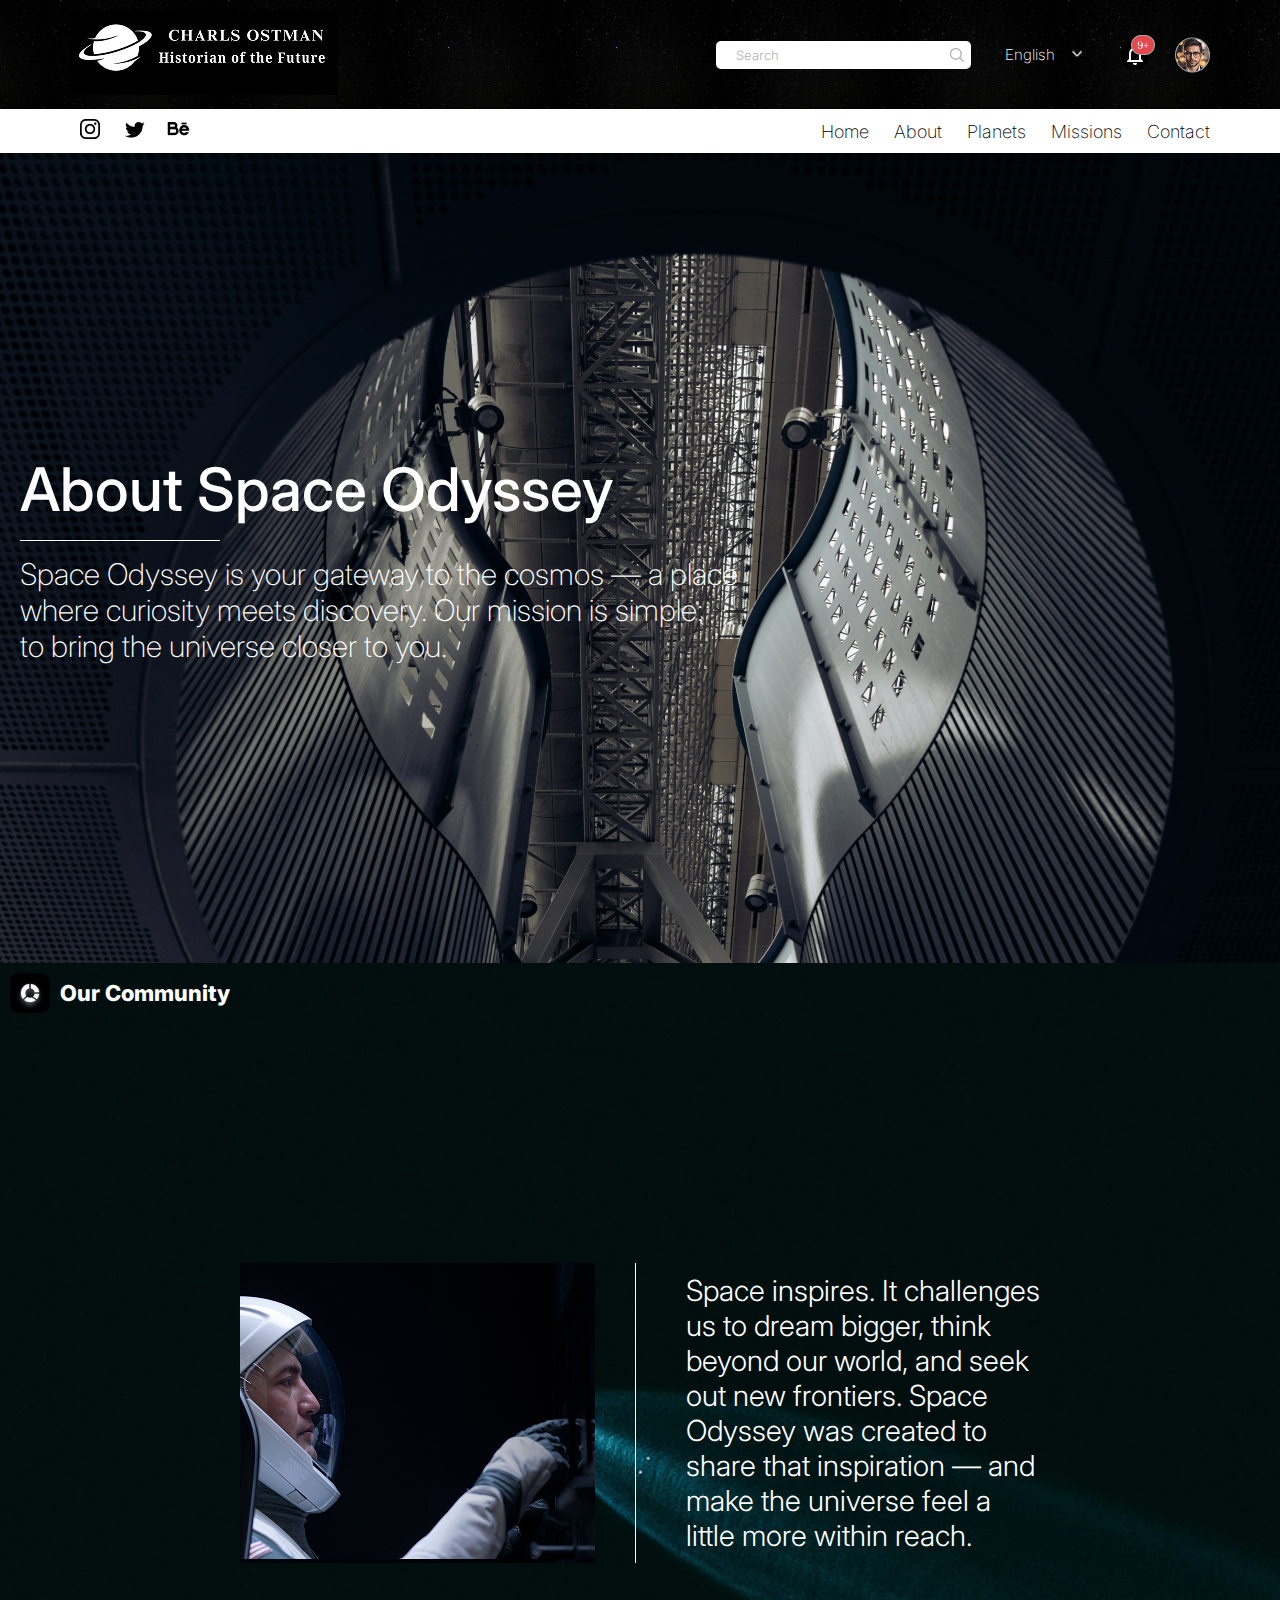
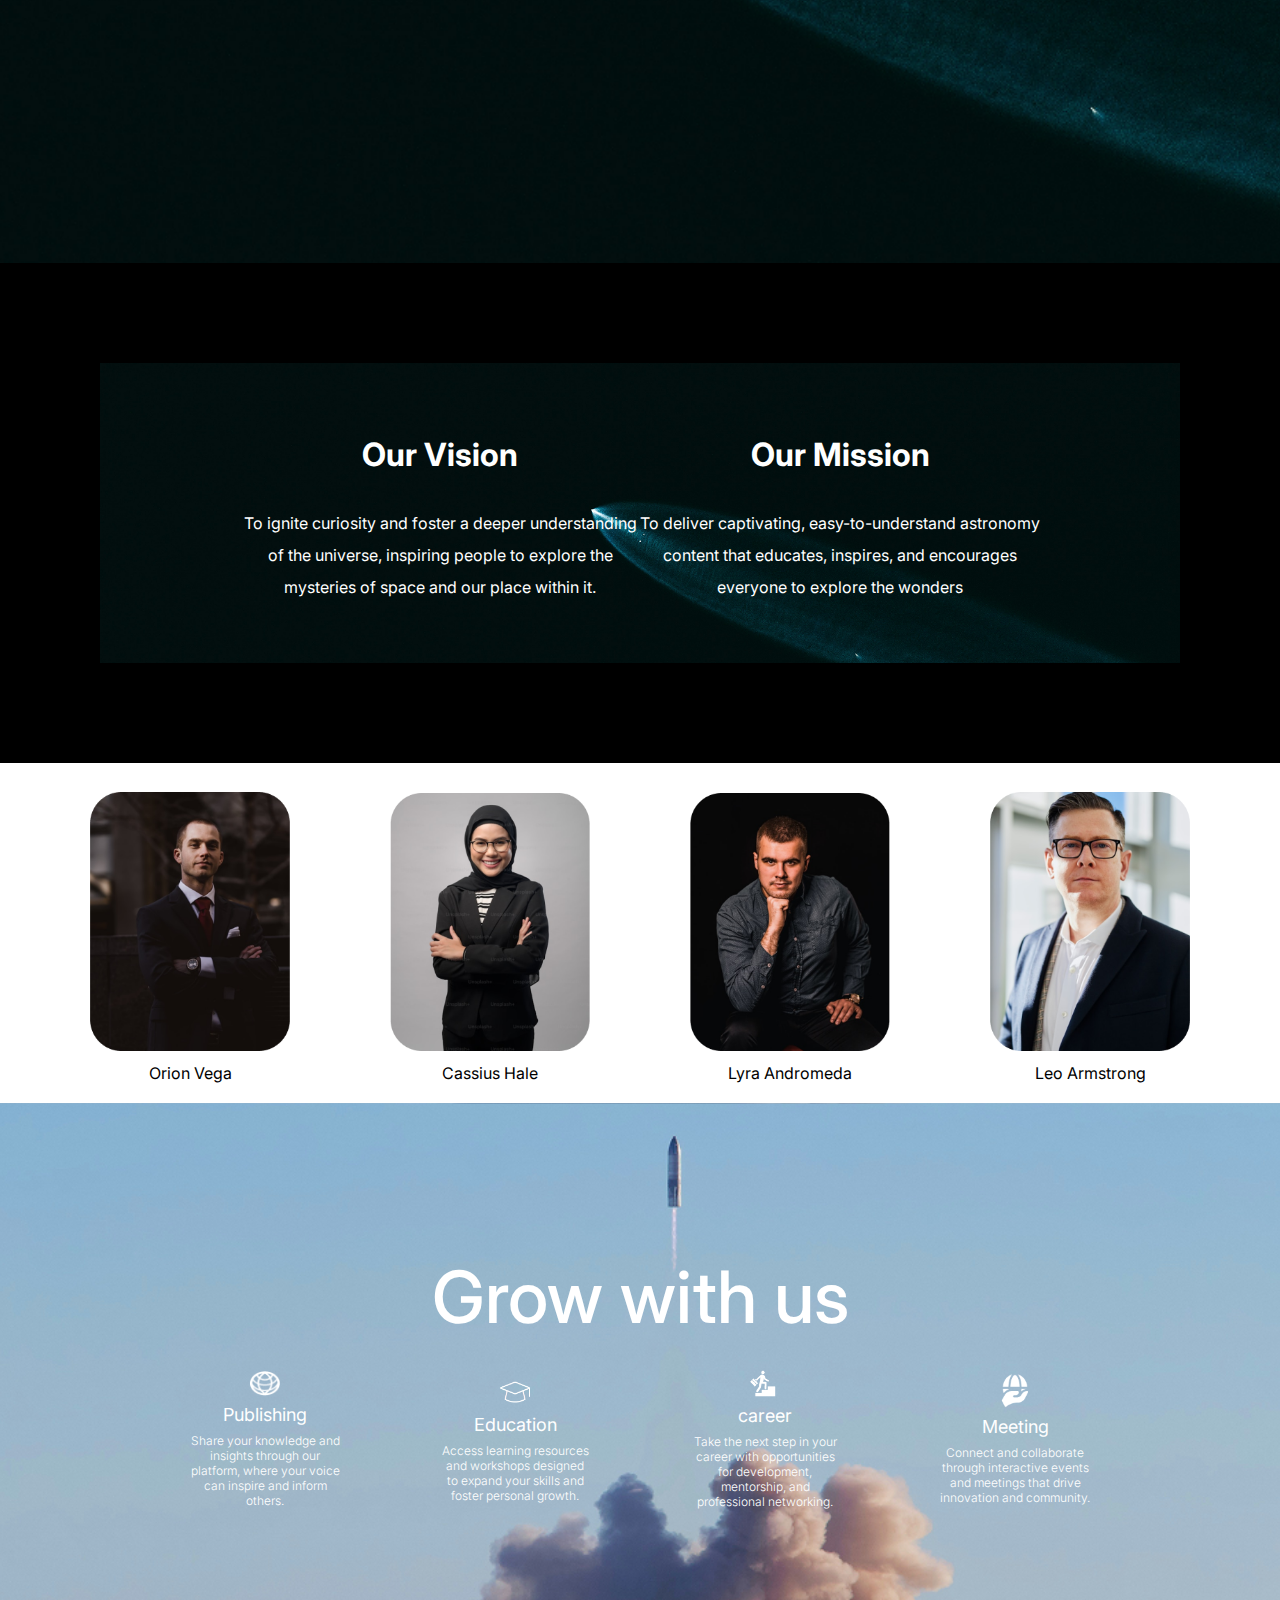
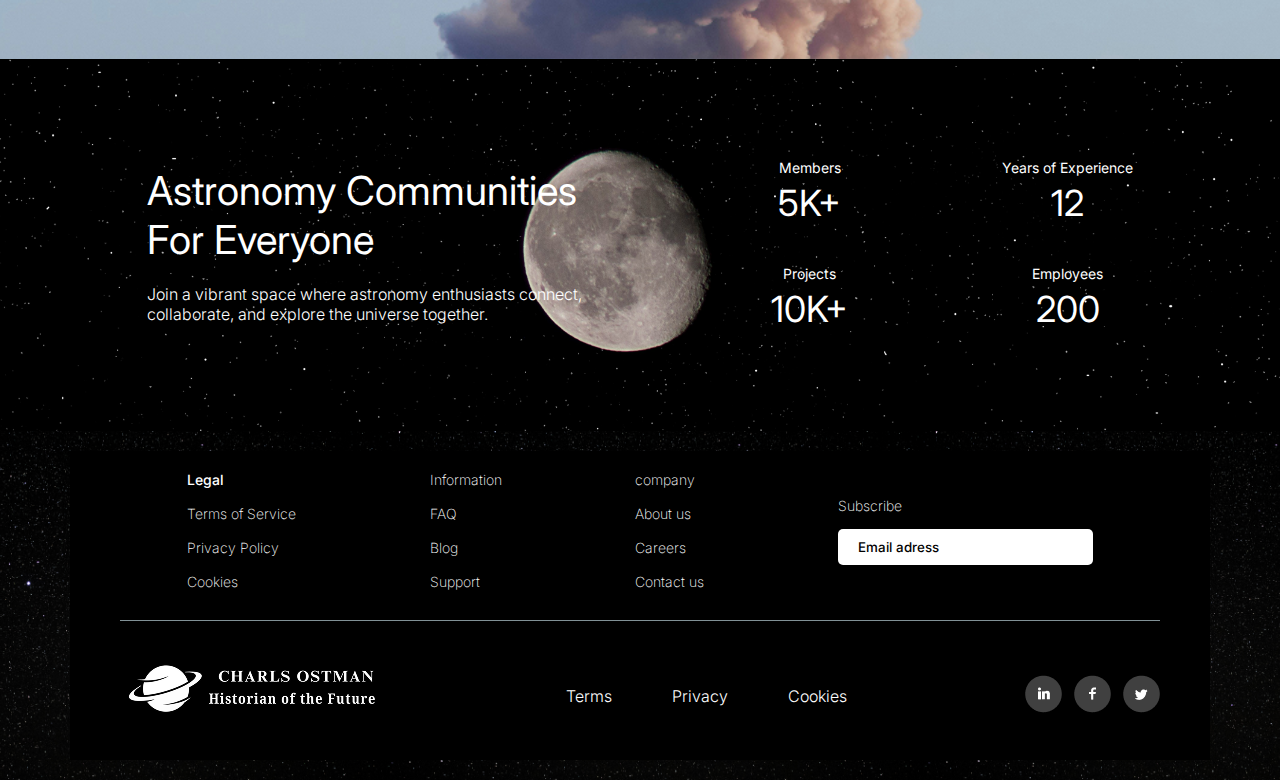
<file: about.html>
<!DOCTYPE html>
<html lang="en">
  <head>
    <meta charset="UTF-8" />
    <meta name="viewport" content="width=device-width, initial-scale=1.0" />
    <!-- CSS FILE -->
    <link rel="stylesheet" href="style.css" />
    <!-- GOOGLE FONT -->
    <link rel="preconnect" href="https://fonts.googleapis.com" />
    <link rel="preconnect" href="https://fonts.gstatic.com" crossorigin />
    <link
      href="https://fonts.googleapis.com/css2?family=Inter:ital,opsz,wght@0,14..32,100..900;1,14..32,100..900&family=Orbitron:wght@400..900&family=Poppins:ital,wght@0,100;0,200;0,300;0,400;0,500;0,600;0,700;0,800;0,900;1,100;1,200;1,300;1,400;1,500;1,600;1,700;1,800;1,900&display=swap"
      rel="stylesheet"
    />
    <title>Space Odyssey</title>
  </head>
  <body>
    <!-- HEADER -->
    <div class="header">
      <div class="logo">
        <img src="images/LOGO.png" alt="" />
      </div>
      <div class="header-content">
        <div class="form">
          <input type="text" placeholder="Search" />
          <img src="images/scope.png" alt="" />
        </div>
        <div class="language">
          <select name="" id="">
            <option value="English">English</option>
            <option value="French">French</option>
            <option value="Arabic">Arabic</option>
          </select>
        </div>
        <img src="images/notifications.png" alt="" />
        <img src="images/Avatar.png" alt="" />
      </div>
    </div>
    <!-- HEADER -->
    <!-- NAV -->
    <div class="nav">
      <div class="social-links">
        <a href="https://www.instagram.com/nasa/?hl=en" target="_blank"
          ><img src="images/instagram.png" alt=""
        /></a>
        <a href="https://x.com/NASA" target="_blank"
          ><img src="images/twitter.png" alt=""
        /></a>
        <a href="https://www.instagram.com/nasa/?hl=en" target="_blank"
          ><img src="images/Be.png" alt=""
        /></a>
      </div>
      <div class="links">
        <ul>
          <li><a href="index.html">Home</a></li>
          <li><a href="about.html">About</a></li>
          <li><a href="planets.html">Planets</a></li>
          <li><a href="missions.html">Missions</a></li>
          <li><a href="contact.html">Contact</a></li>
        </ul>
      </div>
    </div>
    <!-- NAV -->
    <!-- ABOUT PAGE -->
    <div class="about-section1">
      <div class="about-section1-container">
        <h1>About Space Odyssey</h1>
        <div class="line"></div>
        <p>
          Space Odyssey is your gateway to the cosmos — a place where curiosity
          meets discovery. Our mission is simple:
        </p>
        <p>to bring the universe closer to you.</p>
      </div>
    </div>
    <div class="about-section2">
      <div class="our-community">
        <img src="images/circle.png" alt="" />
        <span>Our Community</span>
      </div>
      <div class="about-section2-container">
        <div class="container-pic"></div>
        <div class="separator"></div>
        <p>
          Space inspires. It challenges us to dream bigger, think beyond our
          world, and seek out new frontiers. Space Odyssey was created to share
          that inspiration — and make the universe feel a little more within
          reach.
        </p>
      </div>
    </div>
    <div class="about-section3">
      <div class="about-section3-container">
        <div class="about-section3-left-side">
          <h1>Our Vision</h1>
          <p>
            To ignite curiosity and foster a deeper understanding of the
            universe, inspiring people to explore the mysteries of space and our
            place within it.
          </p>
        </div>
        <div class="about-section3-right-side">
          <h1>Our Mission</h1>
          <p>
            To deliver captivating, easy-to-understand astronomy content that
            educates, inspires, and encourages everyone to explore the wonders
          </p>
        </div>
      </div>
    </div>
    <div class="about-section4">
      <div class="about-section4-container">
        <div class="about-picture1">
          <div class="picture"></div>
          <span>Orion Vega</span>
        </div>
        <div class="about-picture2">
          <div class="picture"></div>
          <span>Cassius Hale</span>
        </div>
        <div class="about-picture3">
          <div class="picture"></div>
          <span>Lyra Andromeda</span>
        </div>
        <div class="about-picture4">
          <div class="picture"></div>
          <span>Leo Armstrong</span>
        </div>
      </div>
    </div>
    <div class="about-section5">
      <h1>Grow with us</h1>
      <div class="about-section5-cards">
        <div class="about-section5-card1">
          <img src="images/earth.png" alt="" />
          <span>Publishing</span>
          <p>
            Share your knowledge and insights through our platform, where your
            voice can inspire and inform others.
          </p>
        </div>
        <div class="about-section5-card1">
          <img src="images/education.png" alt="" />
          <span>Education</span>
          <p>
            Access learning resources and workshops designed to expand your
            skills and foster personal growth.
          </p>
        </div>
        <div class="about-section5-card1">
          <img src="images/career.png" alt="" />
          <span>career</span>
          <p>
            Take the next step in your career with opportunities for
            development, mentorship, and professional networking.
          </p>
        </div>
        <div class="about-section5-card1">
          <img src="images/meeting.png" alt="" />
          <span>Meeting</span>
          <p>
            Connect and collaborate through interactive events and meetings that
            drive innovation and community.
          </p>
        </div>
      </div>
    </div>
    <div class="about-section6">
      <div class="about-section6-left">
        <h1>Astronomy Communities For Everyone</h1>
        <p>
          Join a vibrant space where astronomy enthusiasts connect, collaborate,
          and explore the universe together.
        </p>
      </div>
      <div class="about-section6-middle">
        <div class="middle-top">
          <span>Members</span>
          <span>5K+</span>
        </div>
        <div class="middle-bottom">
          <span>Projects</span>
          <span>10K+</span>
        </div>
      </div>
      <div class="about-section6-right">
        <div class="right-top">
          <span>Years of Experience</span>
          <span>12</span>
        </div>
        <div class="right-bottom">
          <span>Employees</span>
          <span>200</span>
        </div>
      </div>
    </div>
    <!-- ABOUT PAGE -->
    <!-- FOOTER -->
    <div class="footer">
      <div class="footer-content">
        <div class="footer-top">
          <div class="footer1">
            <a href="#">Legal</a>
            <a href="#">Terms of Service</a>
            <a href="#">Privacy Policy</a>
            <a href="#">Cookies</a>
          </div>

          <div class="footer2">
            <a href="#">Information</a>
            <a href="#">FAQ</a>
            <a href="#">Blog</a>
            <a href="#">Support</a>
          </div>
          <div class="footer3">
            <a href="#">company</a>
            <a href="#">About us</a>
            <a href="#">Careers</a>
            <a href="#">Contact us</a>
          </div>

          <div class="footer4">
            <form>
              <label for="subscribe">Subscribe</label>
              <input type="text" id="subscribe" placeholder="Email adress" />
            </form>
          </div>
        </div>
        <div class="footer-bottom">
          <div class="logo">
            <img src="images/LOGO.png" alt="" />
          </div>
          <div class="footer-bottom-links">
            <ul>
              <li><a href="#">Terms</a></li>
              <li><a href="#">Privacy</a></li>
              <li><a href="#">Cookies</a></li>
            </ul>
          </div>
          <div class="social-links">
            <div class="social-links" style="background-color: black">
              <a href="https://www.instagram.com/nasa/?hl=en" target="_blank"
                ><img src="images/white-linkedin.png" alt=""
              /></a>
              <a href="https://www.instagram.com/nasa/?hl=en" target="_blank"
                ><img src="images/white-facebook.png" alt=""
              /></a>
              <a href="https://x.com/NASA" target="_blank"
                ><img src="images/white-twitter.png" alt=""
              /></a>
            </div>
          </div>
        </div>
      </div>
    </div>
    <!-- FOOTER -->
  </body>
</html>
</file>
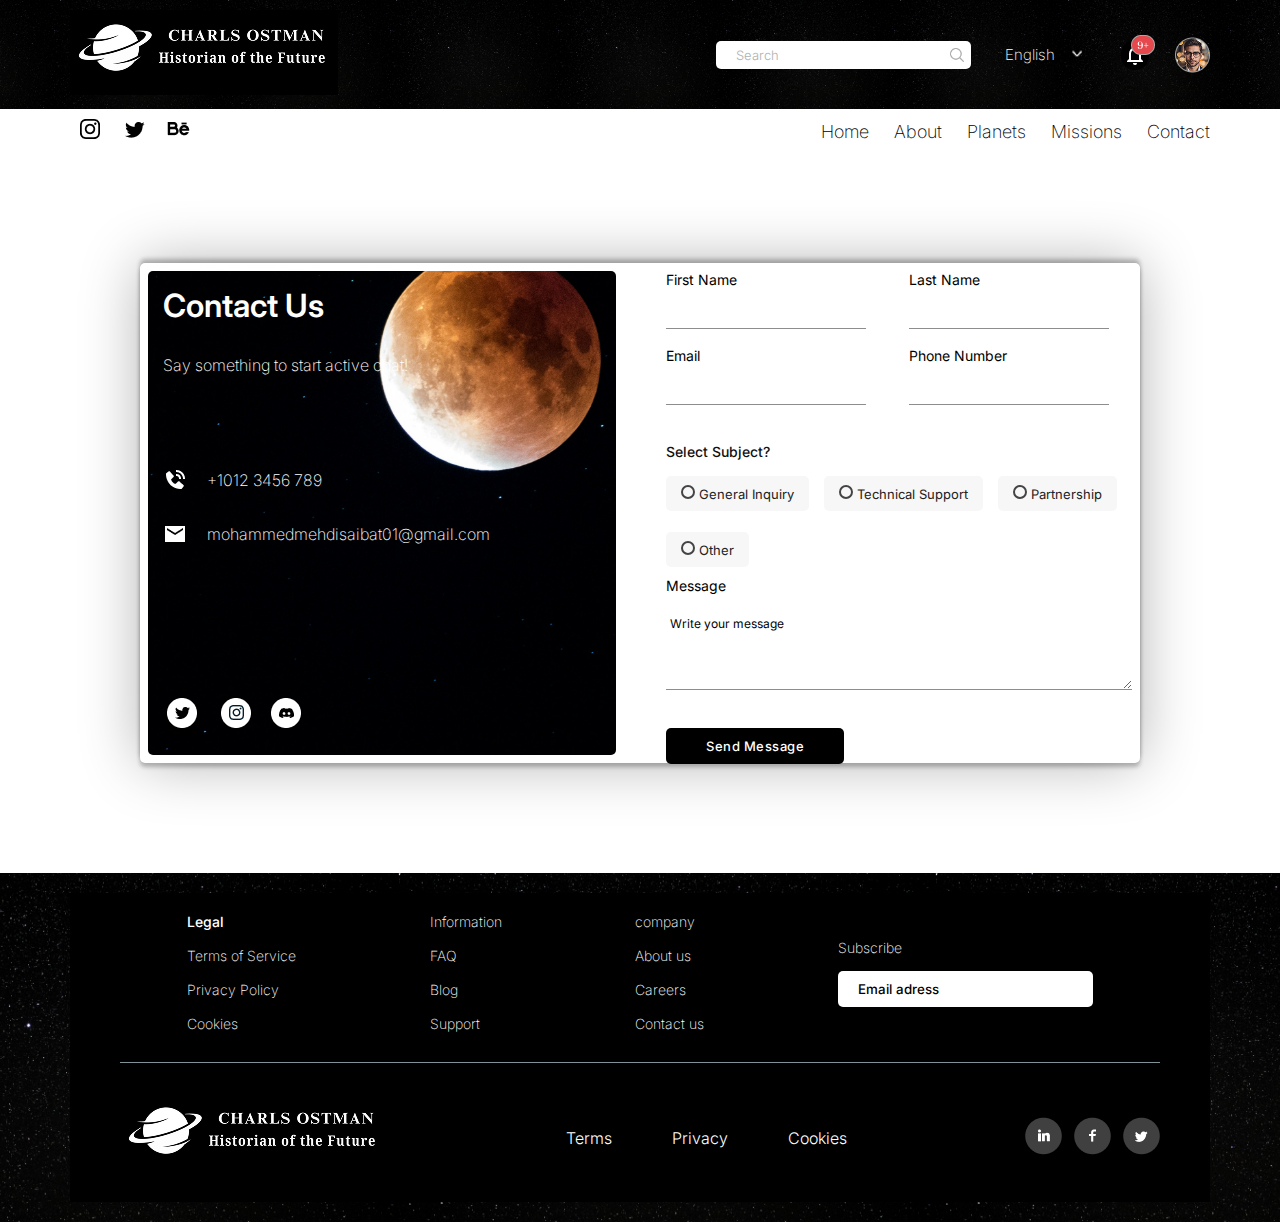
<file: contact.html>
<!DOCTYPE html>
<html lang="en">
  <head>
    <meta charset="UTF-8" />
    <meta name="viewport" content="width=device-width, initial-scale=1.0" />
    <!-- CSS FILE -->
    <link rel="stylesheet" href="style.css" />
    <!-- GOOGLE FONT -->
    <link rel="preconnect" href="https://fonts.googleapis.com" />
    <link rel="preconnect" href="https://fonts.gstatic.com" crossorigin />
    <link
      href="https://fonts.googleapis.com/css2?family=Inter:ital,opsz,wght@0,14..32,100..900;1,14..32,100..900&family=Orbitron:wght@400..900&family=Poppins:ital,wght@0,100;0,200;0,300;0,400;0,500;0,600;0,700;0,800;0,900;1,100;1,200;1,300;1,400;1,500;1,600;1,700;1,800;1,900&display=swap"
      rel="stylesheet"
    />
    <title>Space Odyssey</title>
  </head>
  <body>
    <!-- HEADER -->
    <div class="header">
      <div class="logo">
        <img src="images/LOGO.png" alt="" />
      </div>
      <div class="header-content">
        <div class="form">
          <input type="text" placeholder="Search" />
          <img src="images/scope.png" alt="" />
        </div>
        <div class="language">
          <select name="" id="">
            <option value="English">English</option>
            <option value="French">French</option>
            <option value="Arabic">Arabic</option>
          </select>
        </div>
        <img src="images/notifications.png" alt="" />
        <img src="images/Avatar.png" alt="" />
      </div>
    </div>
    <!-- HEADER -->
    <!-- NAV -->
    <div class="nav">
      <div class="social-links">
        <a href="https://www.instagram.com/nasa/?hl=en" target="_blank"
          ><img src="images/instagram.png" alt=""
        /></a>
        <a href="https://x.com/NASA" target="_blank"
          ><img src="images/twitter.png" alt=""
        /></a>
        <a href="https://www.instagram.com/nasa/?hl=en" target="_blank"
          ><img src="images/Be.png" alt=""
        /></a>
      </div>
      <div class="links">
        <ul>
          <li><a href="index.html">Home</a></li>
          <li><a href="about.html">About</a></li>
          <li><a href="planets.html">Planets</a></li>
          <li><a href="missions.html">Missions</a></li>
          <li><a href="contact.html">Contact</a></li>
        </ul>
      </div>
    </div>
    <!-- NAV -->
    <!-- CONTACT -->
    <div class="contact-top-part">
      <div class="contact-top-container">
        <div class="contact-top-left-part">
          <div class="top-part-top">
            <h1>Contact Us</h1>
            <p>Say something to start active chat!</p>
          </div>
          <div class="top-part-middle">
            <div class="phone">
              <img src="images/white-phone.png" alt="" />
              <span>+1012 3456 789</span>
            </div>
            <div class="folder">
              <img src="images/white-folder.png" alt="" />
              <span>mohammedmehdisaibat01@gmail.com</span>
            </div>
          </div>
          <div class="top-part-bottom">
            <a href="#"><img src="images/contact-twitter.png" alt="" /></a>
            <a href="#"><img src="images/contact-instagram.png" alt="" /></a>
            <a href="#"><img src="images/contact-discord.png" alt="" /></a>
          </div>
        </div>
        <div class="contact-top-right-part">
          <div class="top-inputs">
            <div class="first-name">
              <label for="first-name">First Name</label>
              <input type="text" id="first-name" name="first-name" />
              <small class="error-message"></small>
            </div>
            <div class="last-name">
              <label for="last-name">Last Name</label>
              <input type="text" id="last-name" name="last-name" />
              <small class="error-message"></small>
            </div>
          </div>
          <div class="middle-inputs">
            <div class="email">
              <label for="email">Email</label>
              <input type="text" id="email" name="email" />
              <small class="error-message"></small>
            </div>
            <div class="number">
              <label for="phone">Phone Number</label>
              <input type="text" id="phone" name="phone" />
              <small class="error-message"></small>
            </div>
          </div>
          <div class="subject">
            <label>Select Subject?</label>
            <div class="options">
              <label class="radio-option">
                <input type="radio" name="subject" value="General Inquiry" />
                <span>General Inquiry</span>
              </label>
              <label class="radio-option">
                <input type="radio" name="subject" value="Technical Support" />
                <span>Technical Support</span>
              </label>
              <label class="radio-option">
                <input type="radio" name="subject" value="Partnership" />
                <span>Partnership</span>
              </label>
              <label class="radio-option">
                <input type="radio" name="subject" value="Other" />
                <span>Other</span>
              </label>
              <small class="error-message" id="subject-error"></small>
            </div>
          </div>
          <div class="message">
            <label for="message"> Message </label>
            <textarea
              name="message"
              id="message"
              placeholder="Write your message"
            ></textarea>
            <small class="error-message"></small>
          </div>
          <button id="send-btn">Send Message</button>
        </div>
      </div>
    </div>
    <div class="contact-bottom-part"></div>
    <!-- CONTACT -->
    <!-- FOOTER -->
    <div class="footer">
      <div class="footer-content">
        <div class="footer-top">
          <div class="footer1">
            <a href="#">Legal</a>
            <a href="#">Terms of Service</a>
            <a href="#">Privacy Policy</a>
            <a href="#">Cookies</a>
          </div>

          <div class="footer2">
            <a href="#">Information</a>
            <a href="#">FAQ</a>
            <a href="#">Blog</a>
            <a href="#">Support</a>
          </div>
          <div class="footer3">
            <a href="#">company</a>
            <a href="#">About us</a>
            <a href="#">Careers</a>
            <a href="#">Contact us</a>
          </div>

          <div class="footer4">
            <form>
              <label for="subscribe">Subscribe</label>
              <input type="text" id="subscribe" placeholder="Email adress" />
            </form>
          </div>
        </div>
        <div class="footer-bottom">
          <div class="logo">
            <img src="images/LOGO.png" alt="" />
          </div>
          <div class="footer-bottom-links">
            <ul>
              <li><a href="#">Terms</a></li>
              <li><a href="#">Privacy</a></li>
              <li><a href="#">Cookies</a></li>
            </ul>
          </div>
          <div class="social-links">
            <div class="social-links" style="background-color: black">
              <a href="https://www.instagram.com/nasa/?hl=en" target="_blank"
                ><img src="images/white-linkedin.png" alt=""
              /></a>
              <a href="https://www.instagram.com/nasa/?hl=en" target="_blank"
                ><img src="images/white-facebook.png" alt=""
              /></a>
              <a href="https://x.com/NASA" target="_blank"
                ><img src="images/white-twitter.png" alt=""
              /></a>
            </div>
          </div>
        </div>
      </div>
    </div>
    <!-- FOOTER -->
    <script src="script.js"></script>
  </body>
</html>
</file>
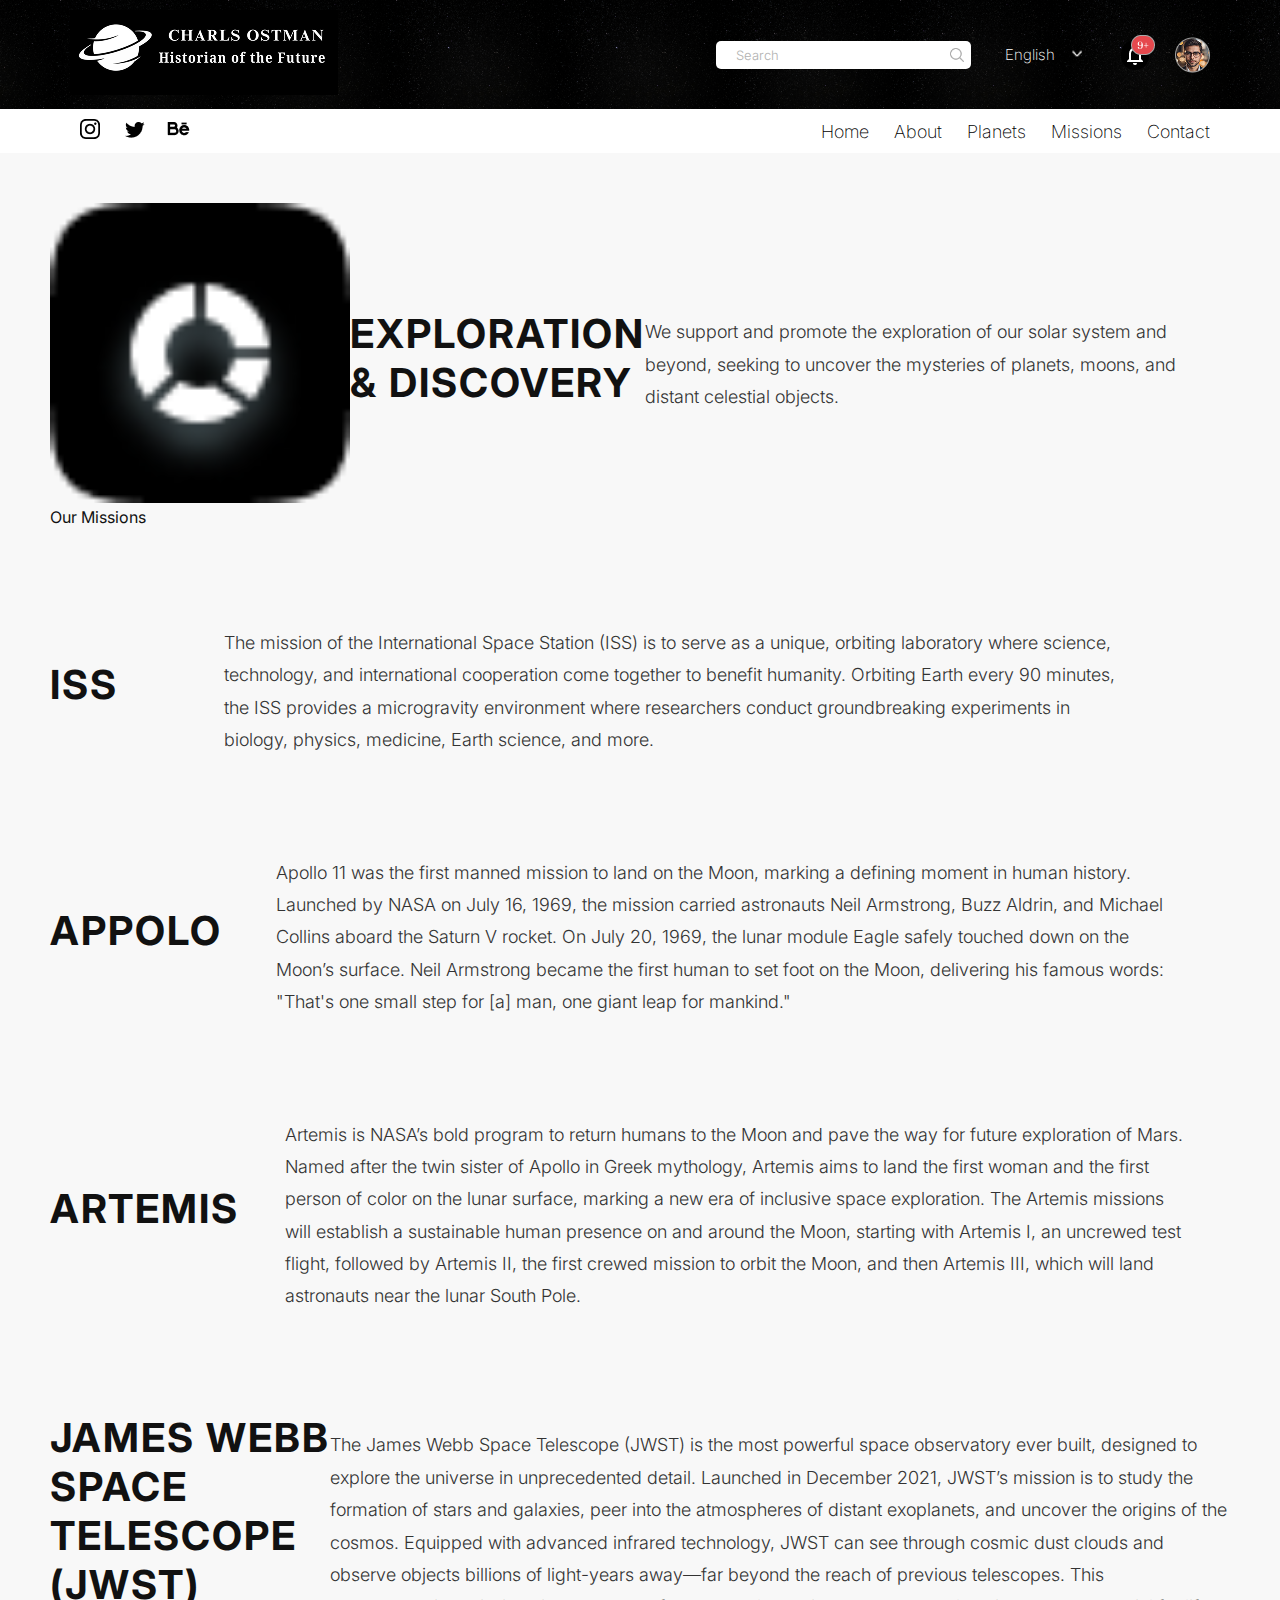
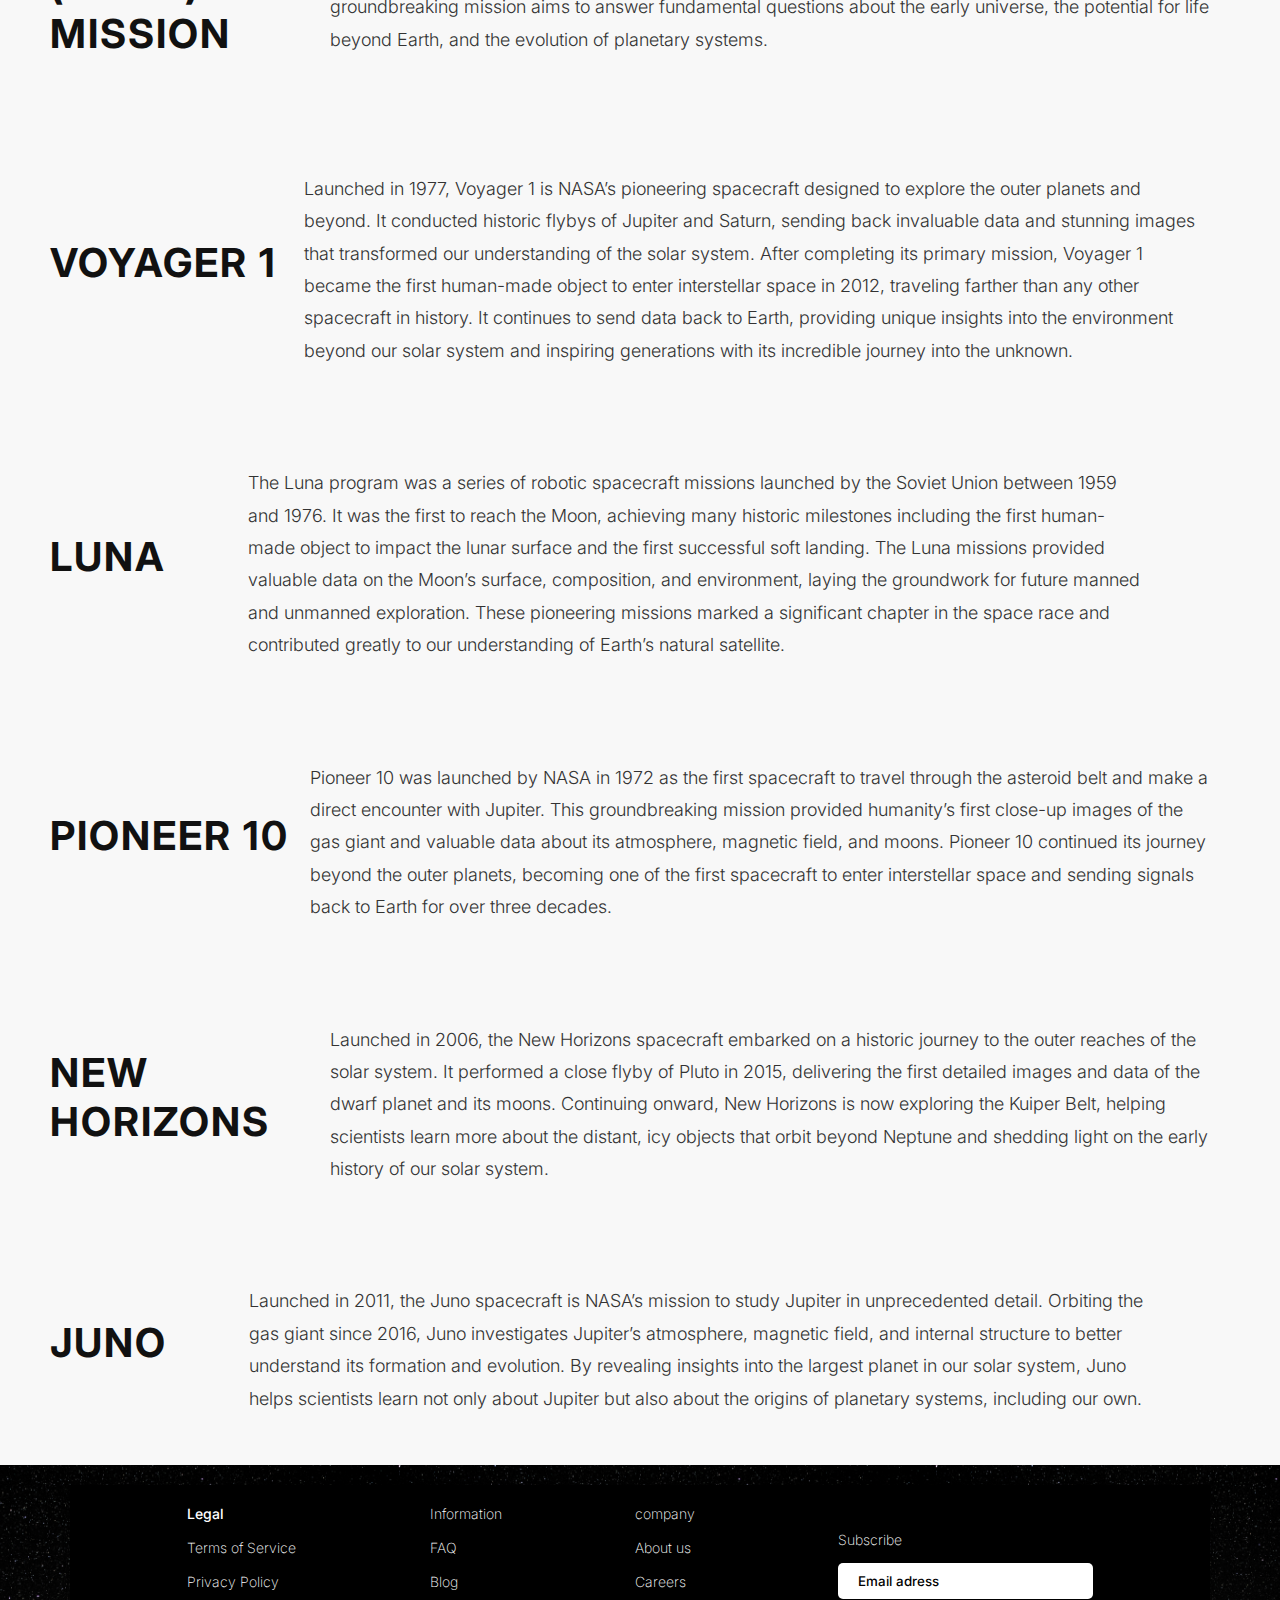
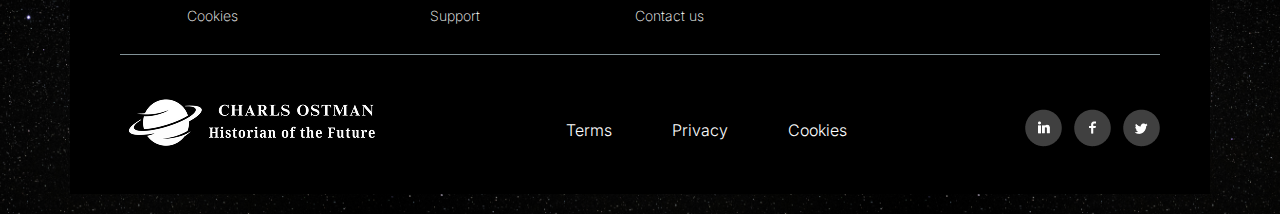
<file: missions.html>
<!DOCTYPE html>
<html lang="en">
  <head>
    <meta charset="UTF-8" />
    <meta name="viewport" content="width=device-width, initial-scale=1.0" />
    <!-- CSS FILE -->
    <link rel="stylesheet" href="style.css" />
    <!-- GOOGLE FONT -->
    <link rel="preconnect" href="https://fonts.googleapis.com" />
    <link rel="preconnect" href="https://fonts.gstatic.com" crossorigin />
    <link
      href="https://fonts.googleapis.com/css2?family=Inter:ital,opsz,wght@0,14..32,100..900;1,14..32,100..900&family=Orbitron:wght@400..900&family=Poppins:ital,wght@0,100;0,200;0,300;0,400;0,500;0,600;0,700;0,800;0,900;1,100;1,200;1,300;1,400;1,500;1,600;1,700;1,800;1,900&display=swap"
      rel="stylesheet"
    />
    <title>Space Odyssey</title>
  </head>
  <body>
    <!-- HEADER -->
    <div class="header">
      <div class="logo">
        <img src="images/LOGO.png" alt="" />
      </div>
      <div class="header-content">
        <div class="form">
          <input type="text" placeholder="Search" />
          <img src="images/scope.png" alt="" />
        </div>
        <div class="language">
          <select name="" id="">
            <option value="English">English</option>
            <option value="French">French</option>
            <option value="Arabic">Arabic</option>
          </select>
        </div>
        <img src="images/notifications.png" alt="" />
        <img src="images/Avatar.png" alt="" />
      </div>
    </div>
    <!-- HEADER -->
    <!-- NAV -->
    <div class="nav">
      <div class="social-links">
        <a href="https://www.instagram.com/nasa/?hl=en" target="_blank"
          ><img src="images/instagram.png" alt=""
        /></a>
        <a href="https://x.com/NASA" target="_blank"
          ><img src="images/twitter.png" alt=""
        /></a>
        <a href="https://www.instagram.com/nasa/?hl=en" target="_blank"
          ><img src="images/Be.png" alt=""
        /></a>
      </div>
      <div class="links">
        <ul>
          <li><a href="index.html">Home</a></li>
          <li><a href="about.html">About</a></li>
          <li><a href="planets.html">Planets</a></li>
          <li><a href="missions.html">Missions</a></li>
          <li><a href="contact.html">Contact</a></li>
        </ul>
      </div>
    </div>
    <!-- NAV -->
    <!-- MISSIONS -->
    <div class="missions-section1">
      <div class="our-missions">
        <img src="images/circle.png" alt="" />
        <span>Our Missions</span>
      </div>
      <h1>Exploration & Discovery</h1>
      <div class="missions-line"></div>
      <p>
        We support and promote the exploration of our solar system and beyond,
        seeking to uncover the mysteries of planets, moons, and distant
        celestial objects.
      </p>
    </div>
    <div class="missions-section2 missions-section1">
      <h1>ISS</h1>
      <div class="missions-line"></div>
      <p>
        The mission of the International Space Station (ISS) is to serve as a
        unique, orbiting laboratory where science, technology, and international
        cooperation come together to benefit humanity. Orbiting Earth every 90
        minutes, the ISS provides a microgravity environment where researchers
        conduct groundbreaking experiments in biology, physics, medicine, Earth
        science, and more.
      </p>
    </div>
    <div class="missions-section3 missions-section1">
      <h1>APPOLO</h1>
      <div class="missions-line"></div>
      <p>
        Apollo 11 was the first manned mission to land on the Moon, marking a
        defining moment in human history. Launched by NASA on July 16, 1969, the
        mission carried astronauts Neil Armstrong, Buzz Aldrin, and Michael
        Collins aboard the Saturn V rocket. On July 20, 1969, the lunar module
        Eagle safely touched down on the Moon’s surface. Neil Armstrong became
        the first human to set foot on the Moon, delivering his famous words:
        "That's one small step for [a] man, one giant leap for mankind."
      </p>
    </div>
    <div class="missions-section4 missions-section1">
      <h1>ARTEMIS</h1>
      <div class="missions-line"></div>
      <p>
        Artemis is NASA’s bold program to return humans to the Moon and pave the
        way for future exploration of Mars. Named after the twin sister of
        Apollo in Greek mythology, Artemis aims to land the first woman and the
        first person of color on the lunar surface, marking a new era of
        inclusive space exploration. The Artemis missions will establish a
        sustainable human presence on and around the Moon, starting with Artemis
        I, an uncrewed test flight, followed by Artemis II, the first crewed
        mission to orbit the Moon, and then Artemis III, which will land
        astronauts near the lunar South Pole.
      </p>
    </div>
    <div class="missions-section5 missions-section1">
      <h1>James Webb Space Telescope (JWST) Mission</h1>
      <div class="missions-line"></div>
      <p>
        The James Webb Space Telescope (JWST) is the most powerful space
        observatory ever built, designed to explore the universe in
        unprecedented detail. Launched in December 2021, JWST’s mission is to
        study the formation of stars and galaxies, peer into the atmospheres of
        distant exoplanets, and uncover the origins of the cosmos. Equipped with
        advanced infrared technology, JWST can see through cosmic dust clouds
        and observe objects billions of light-years away—far beyond the reach of
        previous telescopes. This groundbreaking mission aims to answer
        fundamental questions about the early universe, the potential for life
        beyond Earth, and the evolution of planetary systems.
      </p>
    </div>
    <div class="missions-section6 missions-section1">
      <h1>VOYAGER 1</h1>
      <div class="missions-line"></div>
      <p>
        Launched in 1977, Voyager 1 is NASA’s pioneering spacecraft designed to
        explore the outer planets and beyond. It conducted historic flybys of
        Jupiter and Saturn, sending back invaluable data and stunning images
        that transformed our understanding of the solar system. After completing
        its primary mission, Voyager 1 became the first human-made object to
        enter interstellar space in 2012, traveling farther than any other
        spacecraft in history. It continues to send data back to Earth,
        providing unique insights into the environment beyond our solar system
        and inspiring generations with its incredible journey into the unknown.
      </p>
    </div>
    <div class="missions-section7 missions-section1">
      <h1>LUNA</h1>
      <div class="missions-line"></div>
      <p>
        The Luna program was a series of robotic spacecraft missions launched by
        the Soviet Union between 1959 and 1976. It was the first to reach the
        Moon, achieving many historic milestones including the first human-made
        object to impact the lunar surface and the first successful soft
        landing. The Luna missions provided valuable data on the Moon’s surface,
        composition, and environment, laying the groundwork for future manned
        and unmanned exploration. These pioneering missions marked a significant
        chapter in the space race and contributed greatly to our understanding
        of Earth’s natural satellite.
      </p>
    </div>
    <div class="missions-section8 missions-section1">
      <h1>PIONEER 10</h1>
      <div class="missions-line"></div>
      <p>
        Pioneer 10 was launched by NASA in 1972 as the first spacecraft to
        travel through the asteroid belt and make a direct encounter with
        Jupiter. This groundbreaking mission provided humanity’s first close-up
        images of the gas giant and valuable data about its atmosphere, magnetic
        field, and moons. Pioneer 10 continued its journey beyond the outer
        planets, becoming one of the first spacecraft to enter interstellar
        space and sending signals back to Earth for over three decades.
      </p>
    </div>
    <div class="missions-section9 missions-section1">
      <h1>NEW HORIZONS</h1>
      <div class="missions-line"></div>
      <p>
        Launched in 2006, the New Horizons spacecraft embarked on a historic
        journey to the outer reaches of the solar system. It performed a close
        flyby of Pluto in 2015, delivering the first detailed images and data of
        the dwarf planet and its moons. Continuing onward, New Horizons is now
        exploring the Kuiper Belt, helping scientists learn more about the
        distant, icy objects that orbit beyond Neptune and shedding light on the
        early history of our solar system.
      </p>
    </div>
    <div class="missions-section10 missions-section1">
      <h1>JUNO</h1>
      <div class="missions-line"></div>
      <p>
        Launched in 2011, the Juno spacecraft is NASA’s mission to study Jupiter
        in unprecedented detail. Orbiting the gas giant since 2016, Juno
        investigates Jupiter’s atmosphere, magnetic field, and internal
        structure to better understand its formation and evolution. By revealing
        insights into the largest planet in our solar system, Juno helps
        scientists learn not only about Jupiter but also about the origins of
        planetary systems, including our own.
      </p>
    </div>
    <!-- MISSIONS -->
    <!-- FOOTER -->
    <div class="footer">
      <div class="footer-content">
        <div class="footer-top">
          <div class="footer1">
            <a href="#">Legal</a>
            <a href="#">Terms of Service</a>
            <a href="#">Privacy Policy</a>
            <a href="#">Cookies</a>
          </div>

          <div class="footer2">
            <a href="#">Information</a>
            <a href="#">FAQ</a>
            <a href="#">Blog</a>
            <a href="#">Support</a>
          </div>
          <div class="footer3">
            <a href="#">company</a>
            <a href="#">About us</a>
            <a href="#">Careers</a>
            <a href="#">Contact us</a>
          </div>

          <div class="footer4">
            <form>
              <label for="subscribe">Subscribe</label>
              <input type="text" id="subscribe" placeholder="Email adress" />
            </form>
          </div>
        </div>
        <div class="footer-bottom">
          <div class="logo">
            <img src="images/LOGO.png" alt="" />
          </div>
          <div class="footer-bottom-links">
            <ul>
              <li><a href="#">Terms</a></li>
              <li><a href="#">Privacy</a></li>
              <li><a href="#">Cookies</a></li>
            </ul>
          </div>
          <div class="social-links">
            <div class="social-links" style="background-color: black">
              <a href="https://www.instagram.com/nasa/?hl=en" target="_blank"
                ><img src="images/white-linkedin.png" alt=""
              /></a>
              <a href="https://www.instagram.com/nasa/?hl=en" target="_blank"
                ><img src="images/white-facebook.png" alt=""
              /></a>
              <a href="https://x.com/NASA" target="_blank"
                ><img src="images/white-twitter.png" alt=""
              /></a>
            </div>
          </div>
        </div>
      </div>
    </div>
    <!-- FOOTER -->
  </body>
</html>
</file>
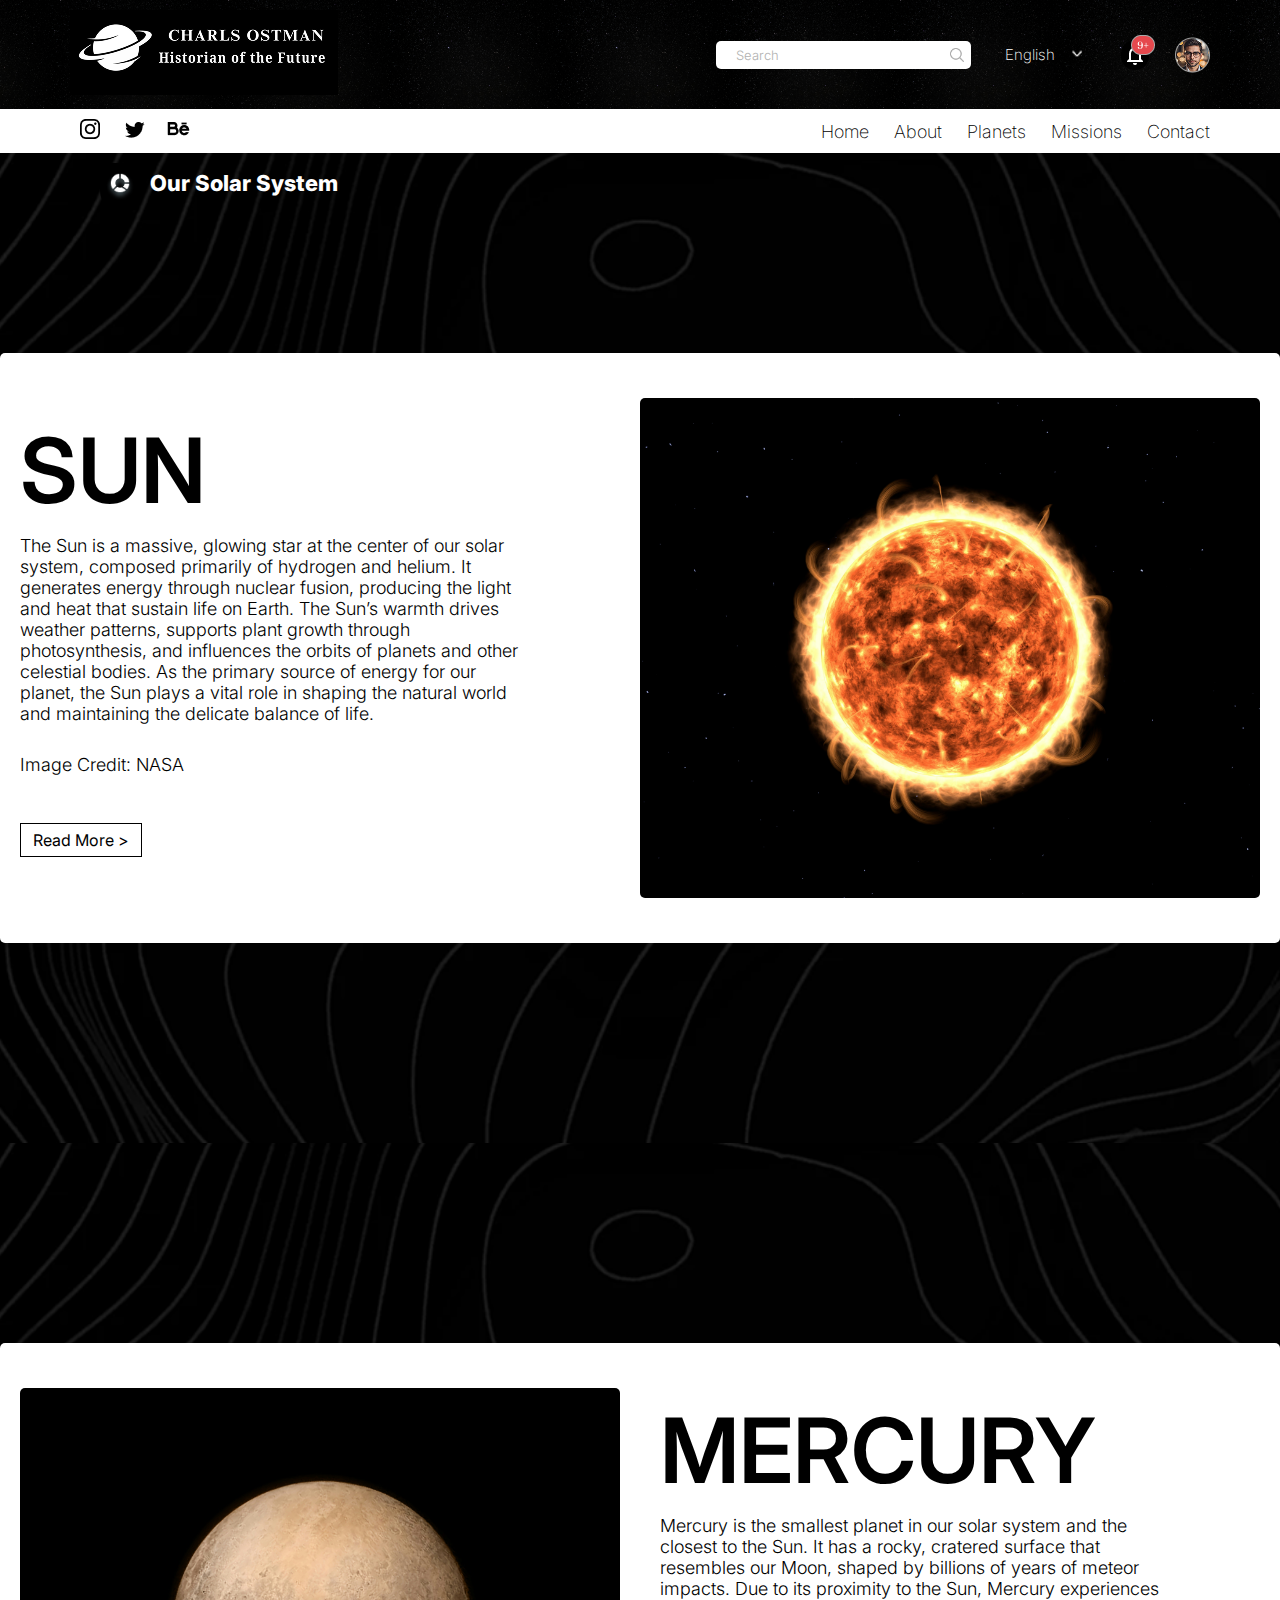
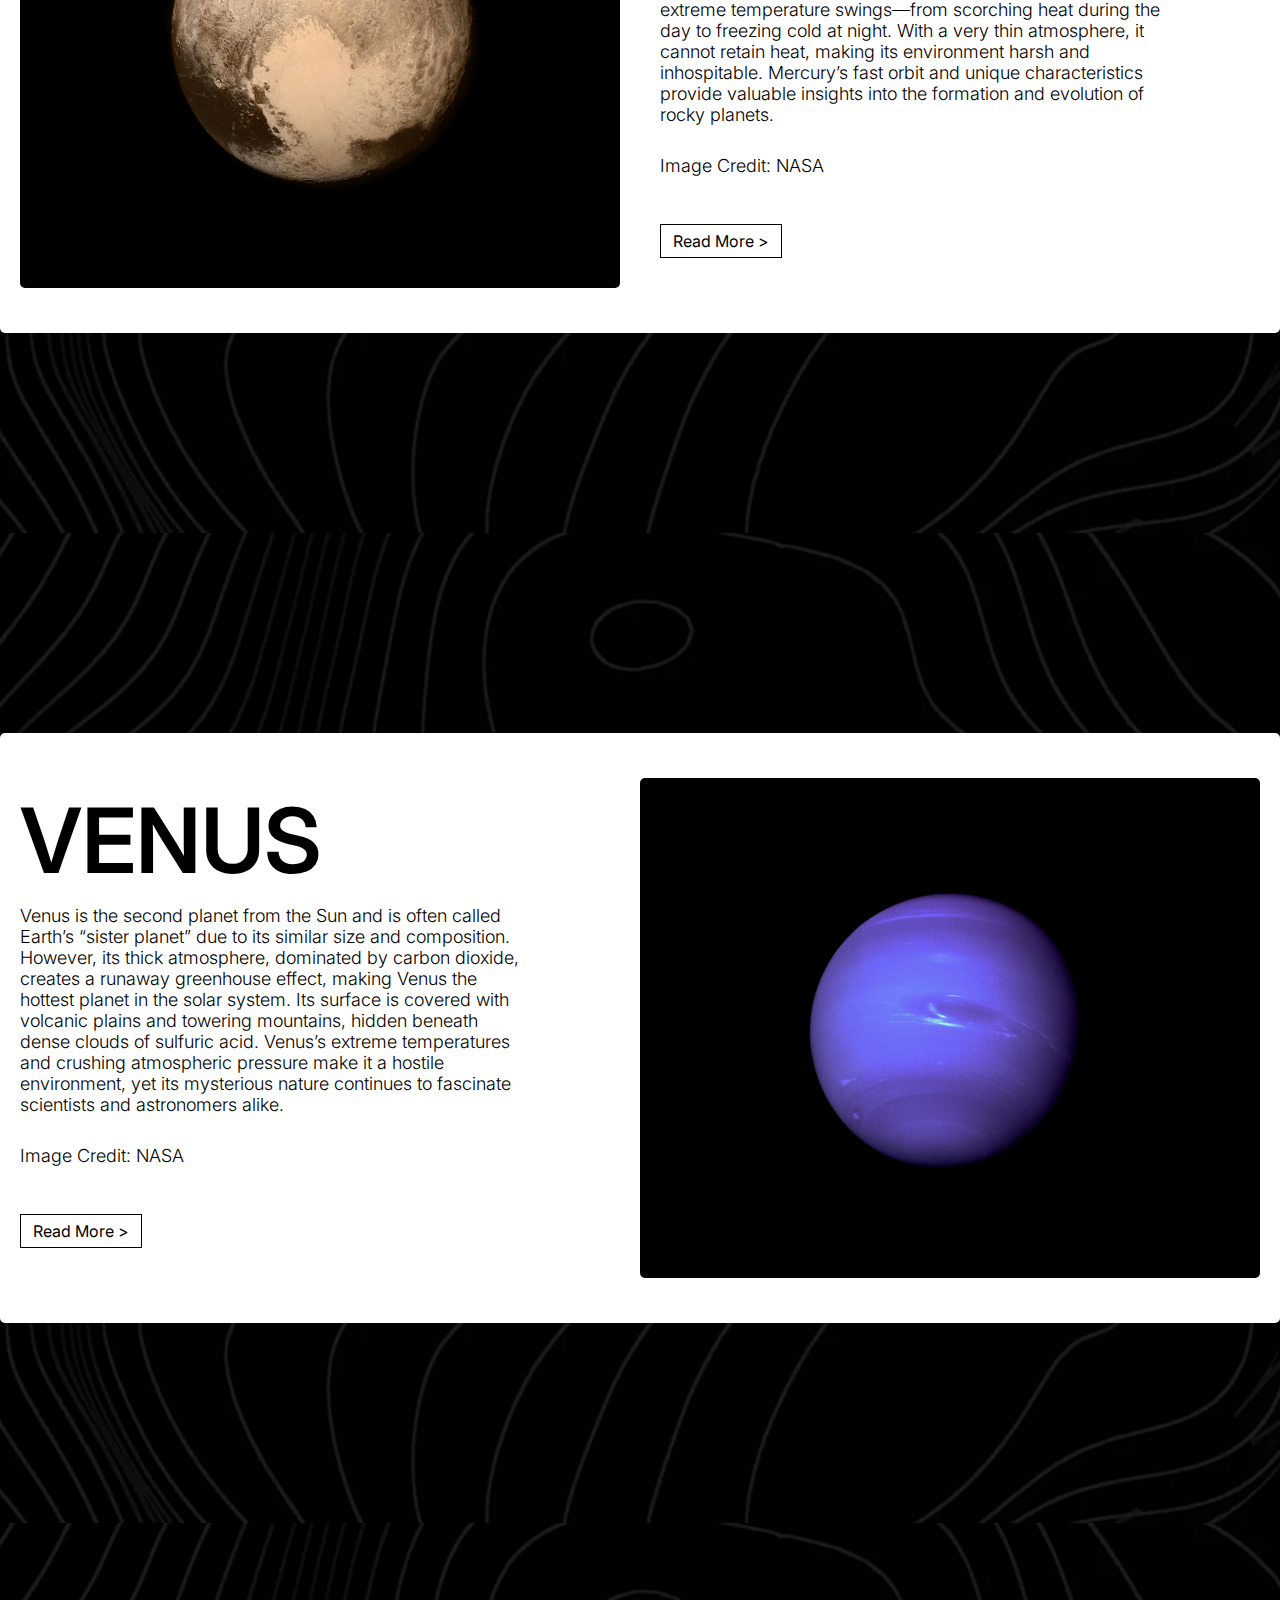
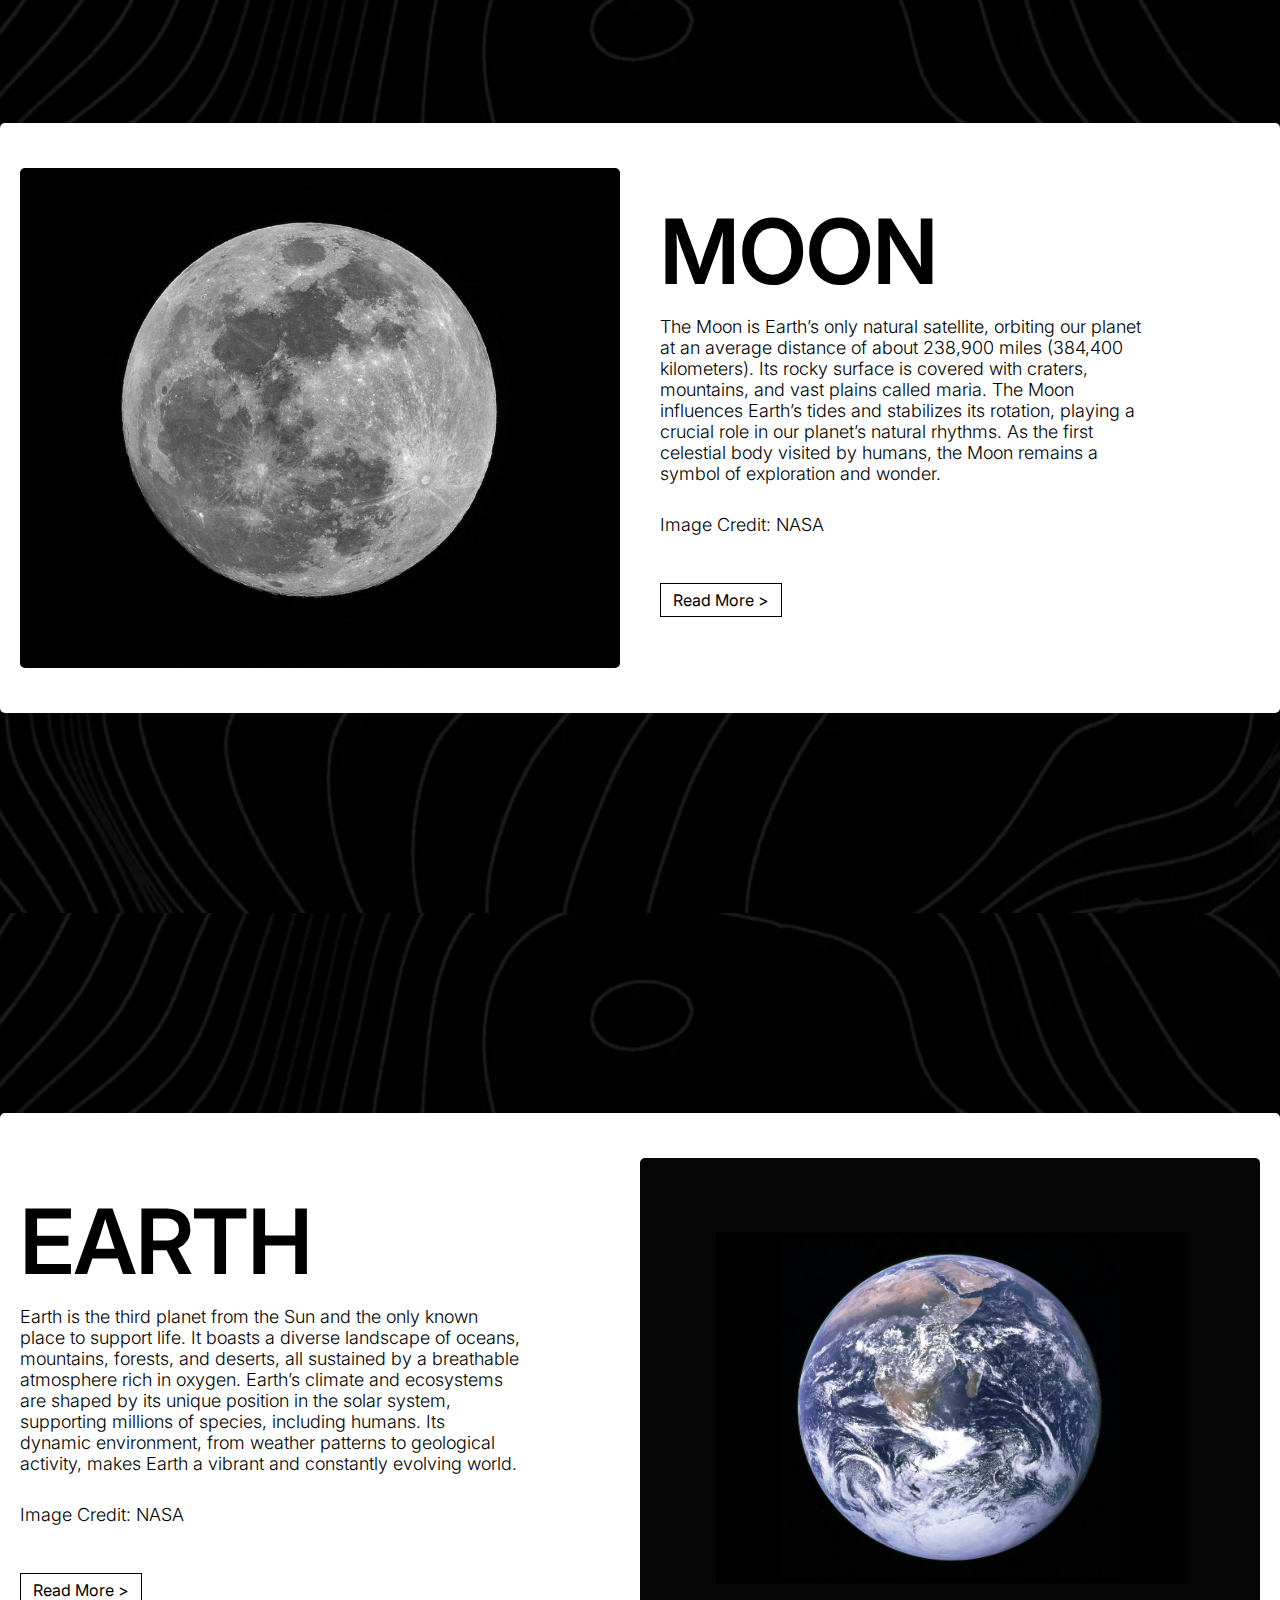
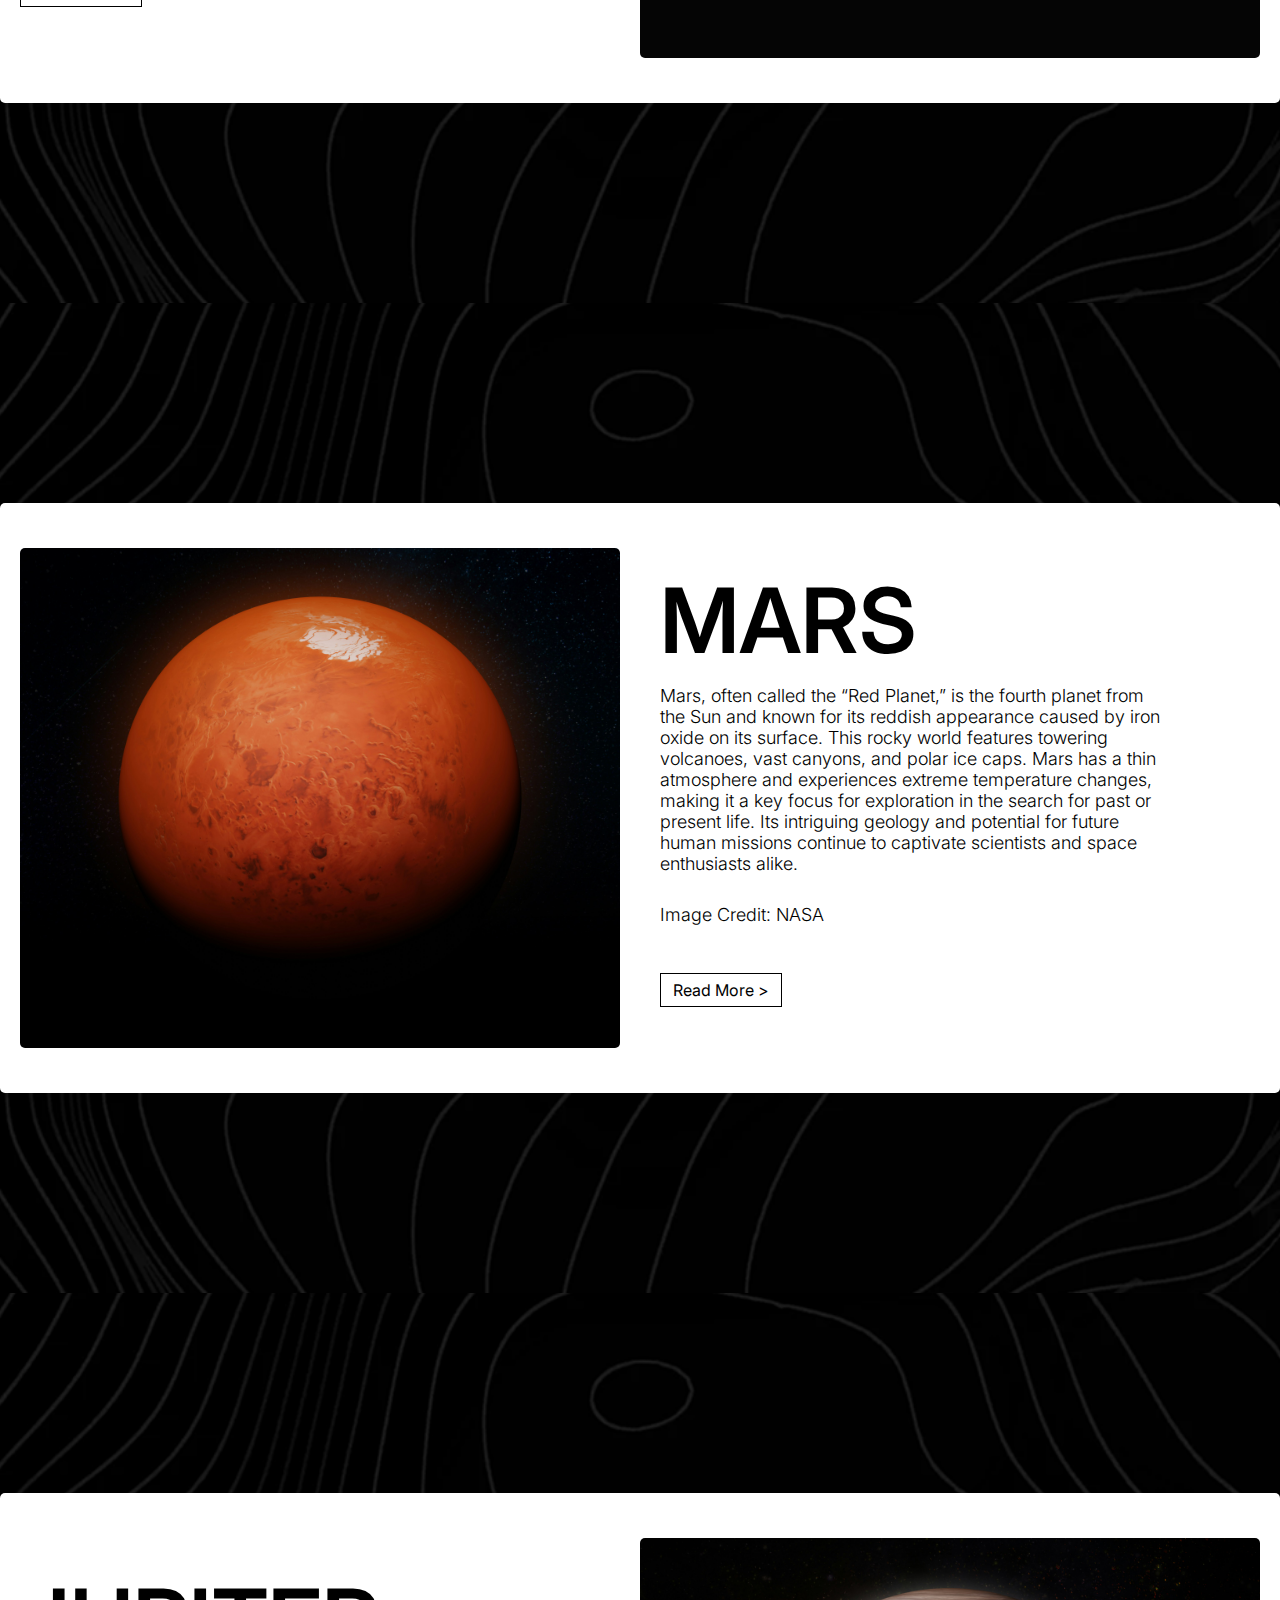
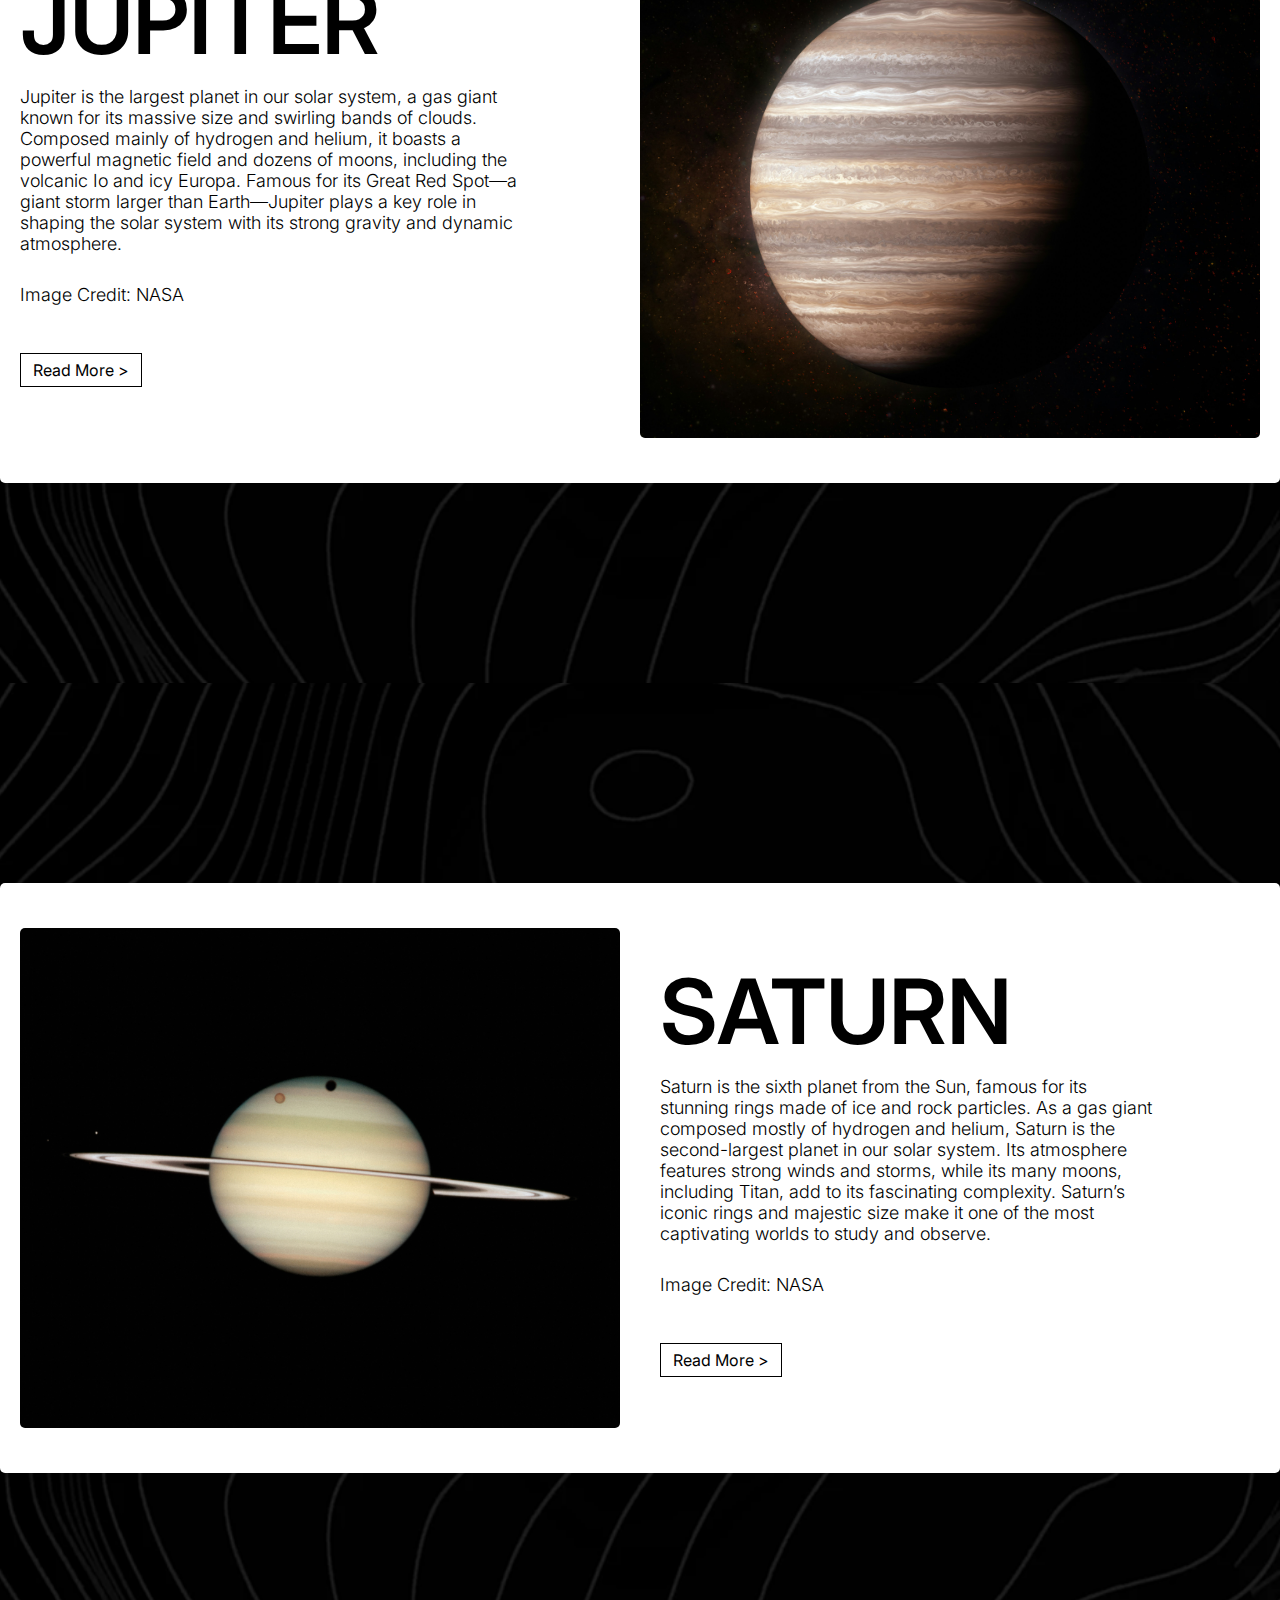
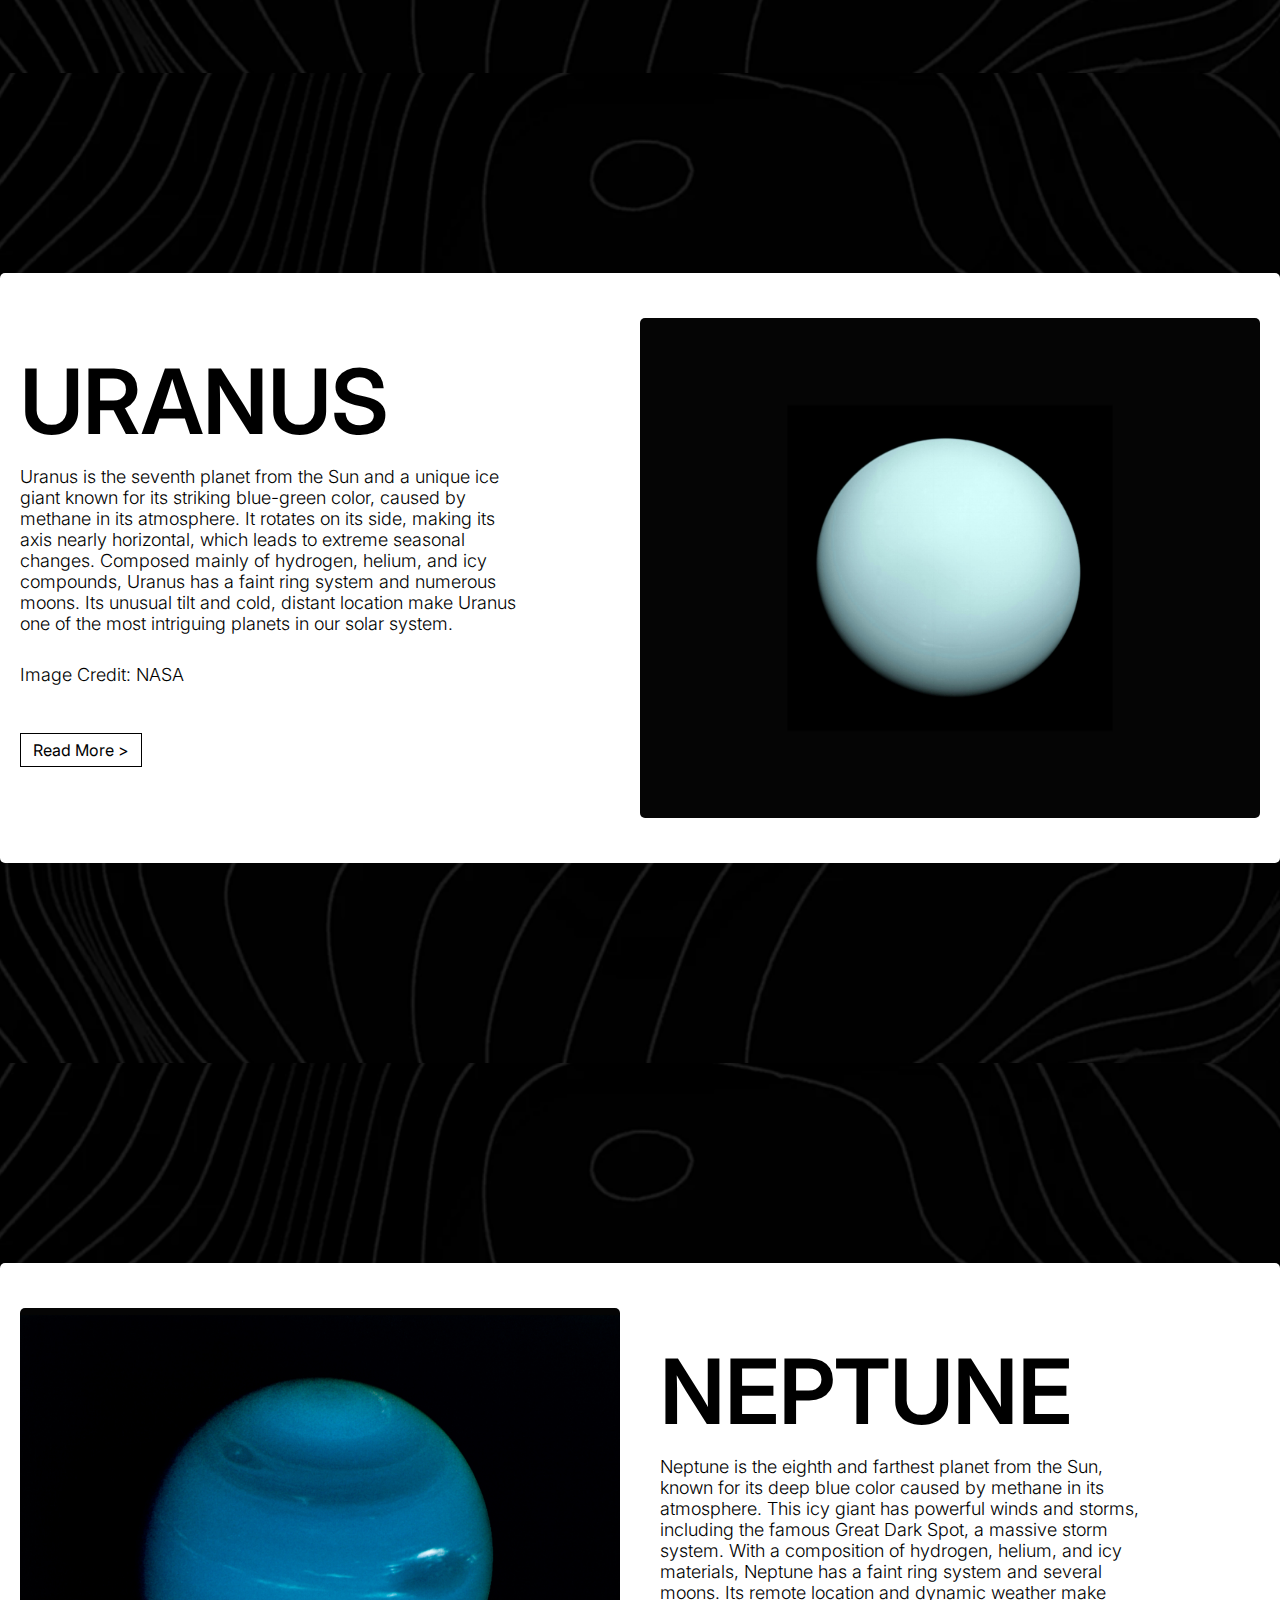
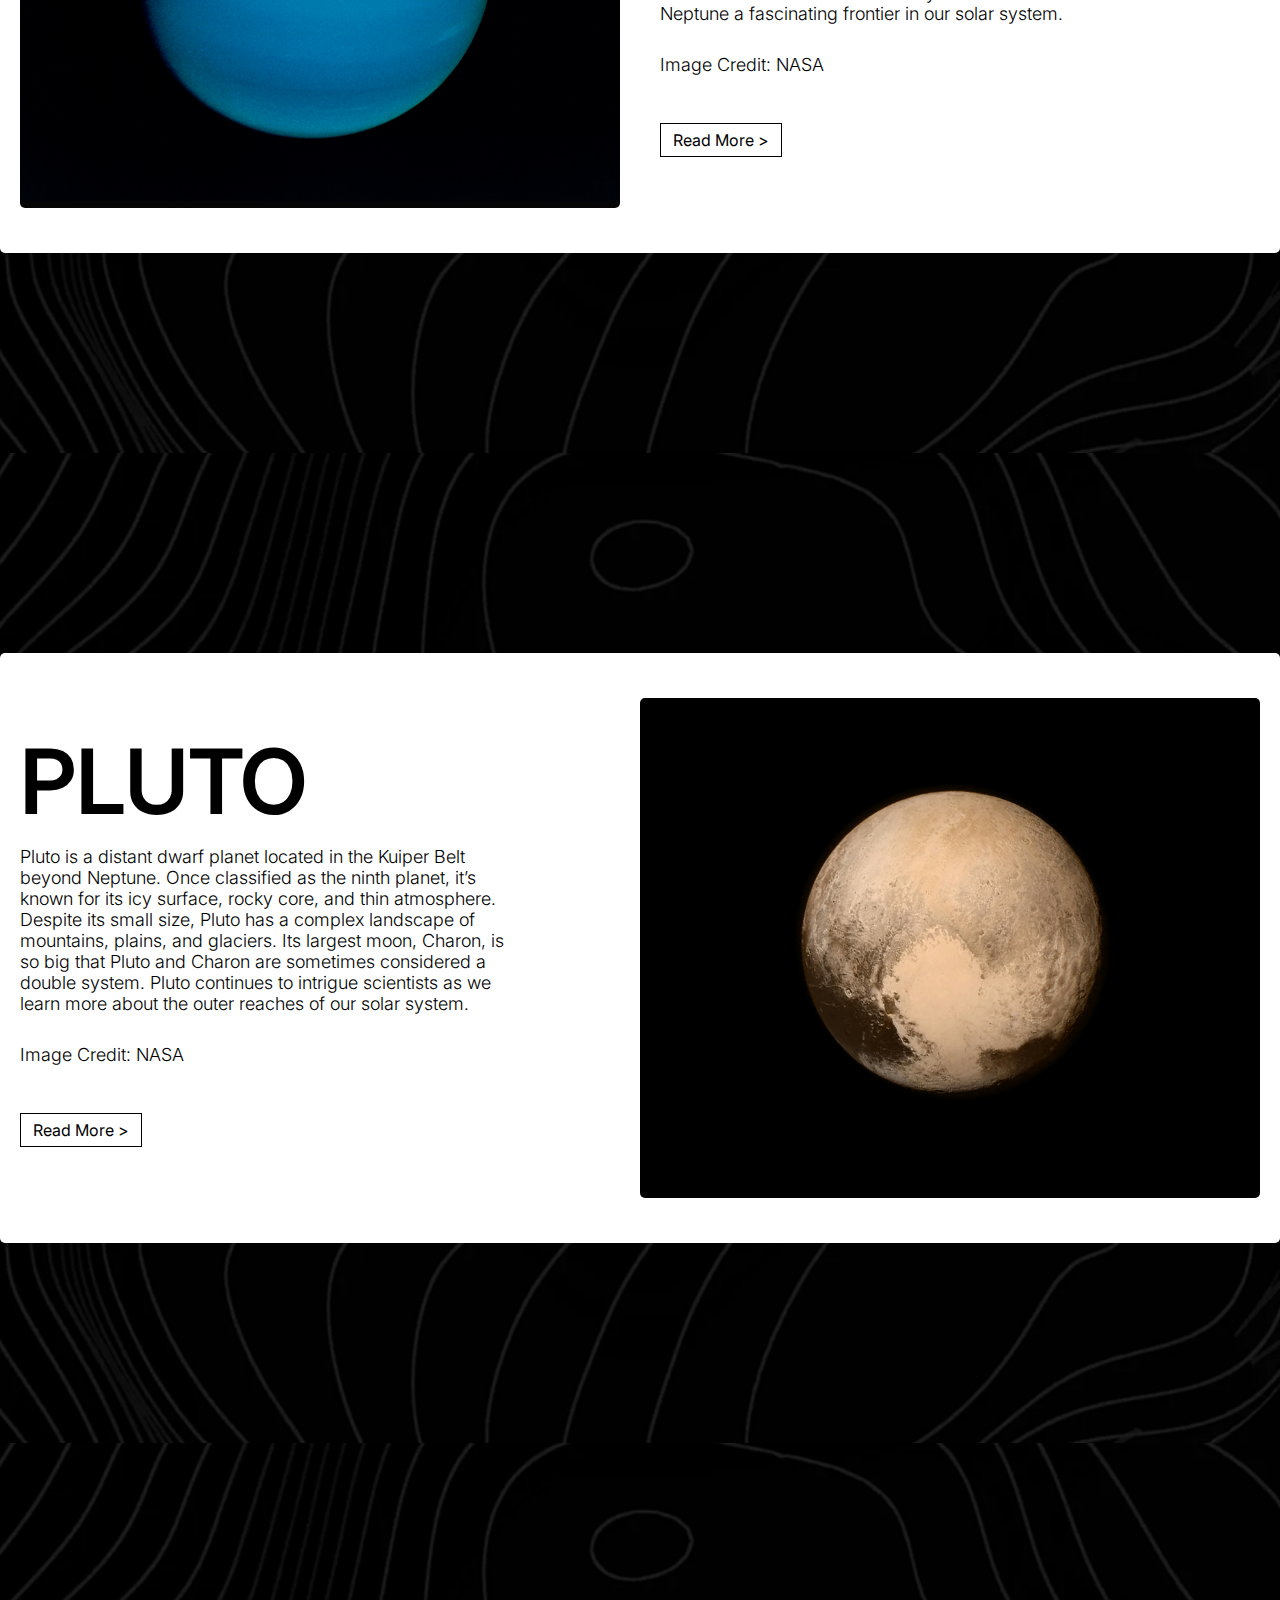
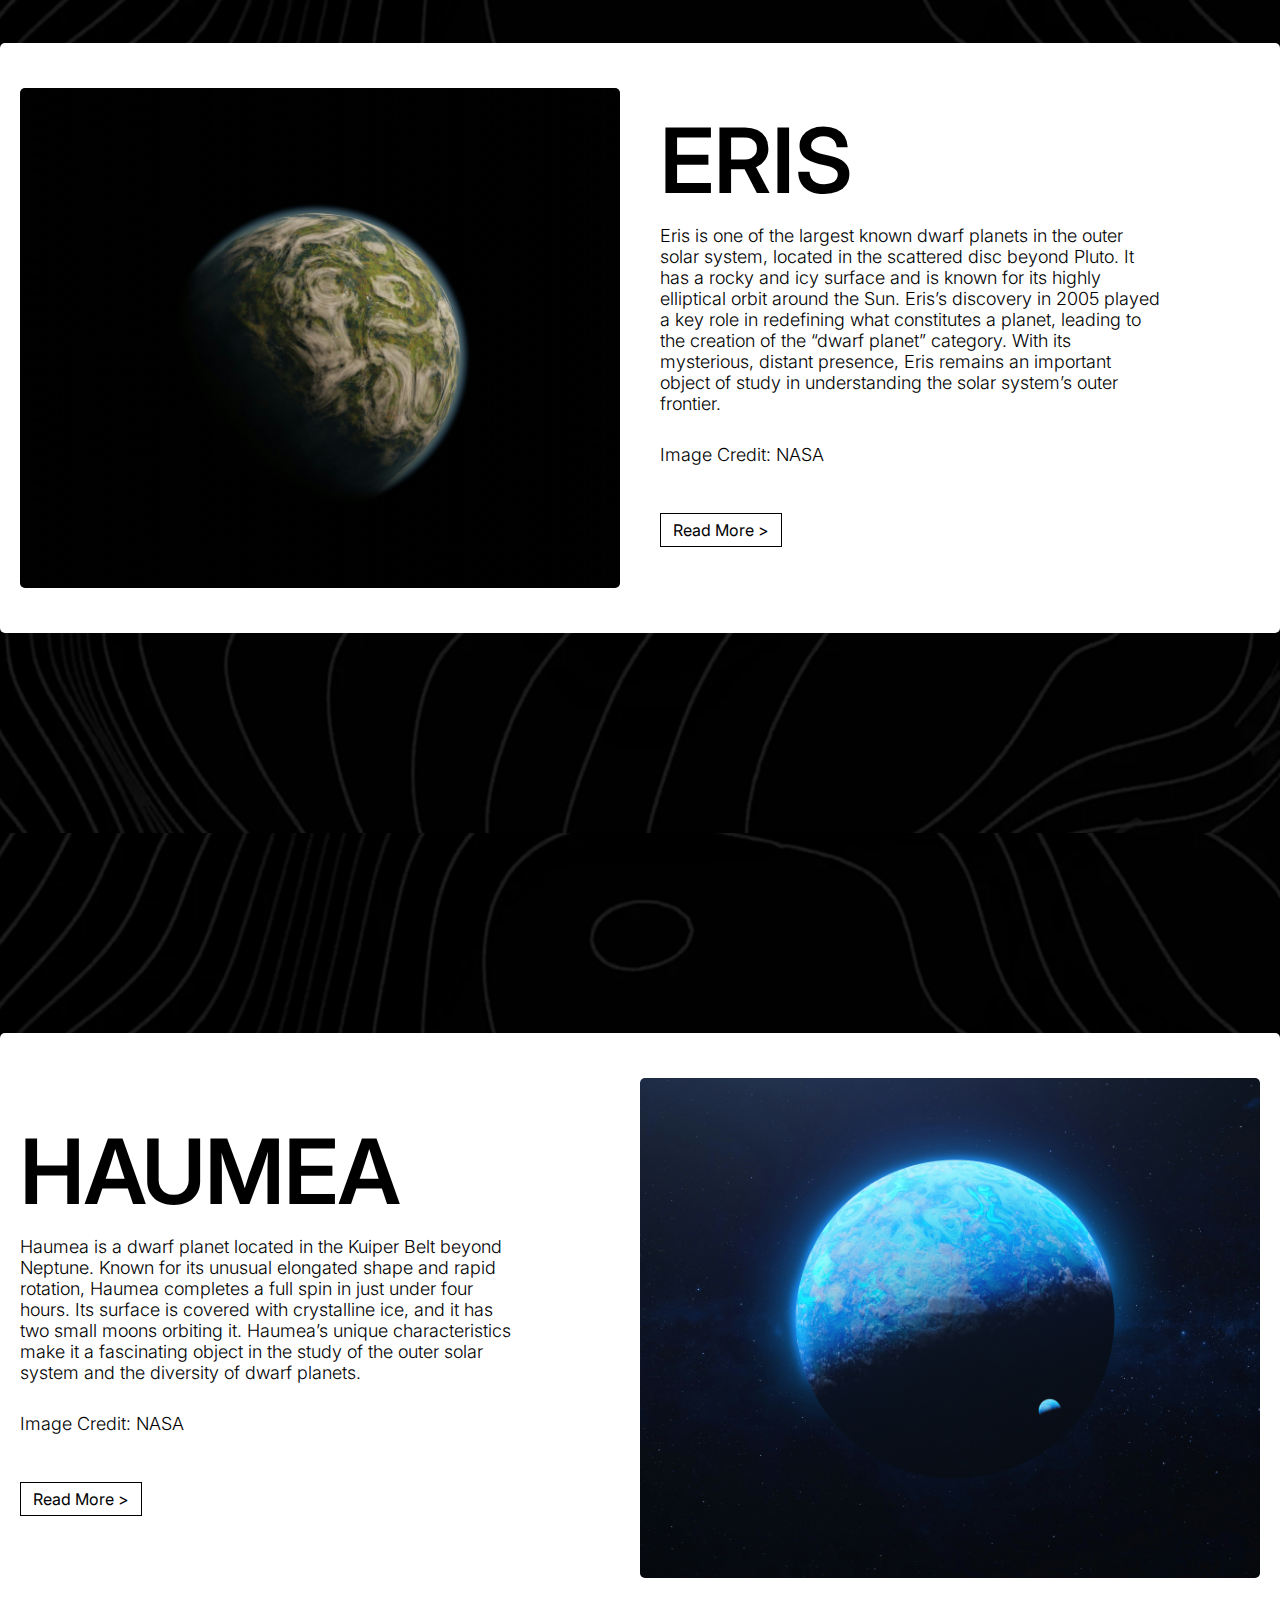
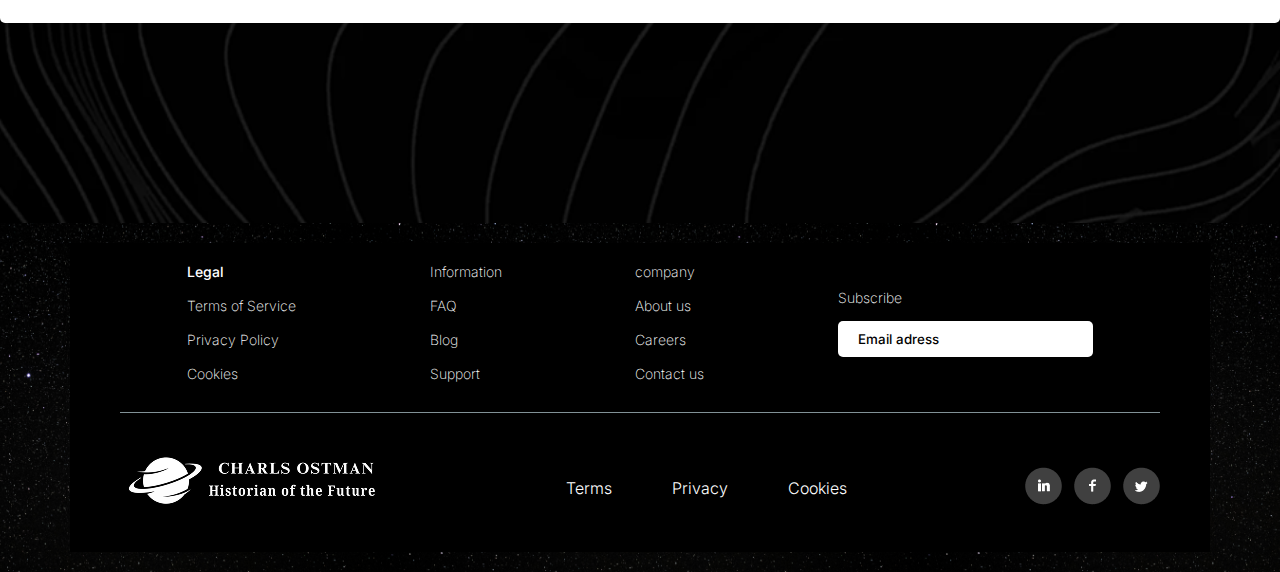
<file: planets.html>
<!DOCTYPE html>
<html lang="en">
  <head>
    <meta charset="UTF-8" />
    <meta name="viewport" content="width=device-width, initial-scale=1.0" />
    <!-- CSS FILE -->
    <link rel="stylesheet" href="style.css" />
    <!-- GOOGLE FONT -->
    <link rel="preconnect" href="https://fonts.googleapis.com" />
    <link rel="preconnect" href="https://fonts.gstatic.com" crossorigin />
    <link
      href="https://fonts.googleapis.com/css2?family=Inter:ital,opsz,wght@0,14..32,100..900;1,14..32,100..900&family=Orbitron:wght@400..900&family=Poppins:ital,wght@0,100;0,200;0,300;0,400;0,500;0,600;0,700;0,800;0,900;1,100;1,200;1,300;1,400;1,500;1,600;1,700;1,800;1,900&display=swap"
      rel="stylesheet"
    />
    <title>Space Odyssey</title>
  </head>
  <body>
    <!-- HEADER -->
    <div class="header">
      <div class="logo">
        <img src="images/LOGO.png" alt="" />
      </div>
      <div class="header-content">
        <div class="form">
          <input type="text" placeholder="Search" />
          <img src="images/scope.png" alt="" />
        </div>
        <div class="language">
          <select name="" id="">
            <option value="English">English</option>
            <option value="French">French</option>
            <option value="Arabic">Arabic</option>
          </select>
        </div>
        <img src="images/notifications.png" alt="" />
        <img src="images/Avatar.png" alt="" />
      </div>
    </div>
    <!-- HEADER -->
    <!-- NAV -->
    <div class="nav">
      <div class="social-links">
        <a href="https://www.instagram.com/nasa/?hl=en" target="_blank"
          ><img src="images/instagram.png" alt=""
        /></a>
        <a href="https://x.com/NASA" target="_blank"
          ><img src="images/twitter.png" alt=""
        /></a>
        <a href="https://www.instagram.com/nasa/?hl=en" target="_blank"
          ><img src="images/Be.png" alt=""
        /></a>
      </div>
      <div class="links">
        <ul>
          <li><a href="index.html">Home</a></li>
          <li><a href="about.html">About</a></li>
          <li><a href="planets.html">Planets</a></li>
          <li><a href="missions.html">Missions</a></li>
          <li><a href="contact.html">Contact</a></li>
        </ul>
      </div>
    </div>
    <!-- NAV -->
    <!-- PLANET PAGE -->
    <div class="planet-section1">
      <div class="our-solar-system">
        <img src="images/circle.png" alt="" />
        <span>Our Solar System</span>
      </div>
      <div class="section4">
        <div class="section4-container">
          <div class="section4-left-side">
            <h1>SUN</h1>
            <p>
              The Sun is a massive, glowing star at the center of our solar
              system, composed primarily of hydrogen and helium. It generates
              energy through nuclear fusion, producing the light and heat that
              sustain life on Earth. The Sun’s warmth drives weather patterns,
              supports plant growth through photosynthesis, and influences the
              orbits of planets and other celestial bodies. As the primary
              source of energy for our planet, the Sun plays a vital role in
              shaping the natural world and maintaining the delicate balance of
              life.
            </p>
            <p>Image Credit: NASA</p>
            <div class="button">
              <a href="https://unsplash.com/fr/s/photos/space">Read More ></a>
            </div>
          </div>
          <div class="section4-right-side">
            <div class="sun"></div>
          </div>
        </div>
      </div>
    </div>
    <div class="planet-section1">
      <div class="section4">
        <div class="section4-container">
          <div class="section4-right-side">
            <div class="mercury"></div>
          </div>
          <div class="section4-left-side">
            <h1>MERCURY</h1>
            <p>
              Mercury is the smallest planet in our solar system and the closest
              to the Sun. It has a rocky, cratered surface that resembles our
              Moon, shaped by billions of years of meteor impacts. Due to its
              proximity to the Sun, Mercury experiences extreme temperature
              swings—from scorching heat during the day to freezing cold at
              night. With a very thin atmosphere, it cannot retain heat, making
              its environment harsh and inhospitable. Mercury’s fast orbit and
              unique characteristics provide valuable insights into the
              formation and evolution of rocky planets.
            </p>
            <p>Image Credit: NASA</p>
            <div class="button">
              <a href="https://unsplash.com/fr/s/photos/space">Read More ></a>
            </div>
          </div>
        </div>
      </div>
    </div>
    <div class="planet-section1">
      <div class="section4">
        <div class="section4-container">
          <div class="section4-left-side">
            <h1>VENUS</h1>
            <p>
              Venus is the second planet from the Sun and is often called
              Earth’s “sister planet” due to its similar size and composition.
              However, its thick atmosphere, dominated by carbon dioxide,
              creates a runaway greenhouse effect, making Venus the hottest
              planet in the solar system. Its surface is covered with volcanic
              plains and towering mountains, hidden beneath dense clouds of
              sulfuric acid. Venus’s extreme temperatures and crushing
              atmospheric pressure make it a hostile environment, yet its
              mysterious nature continues to fascinate scientists and
              astronomers alike.
            </p>
            <p>Image Credit: NASA</p>
            <div class="button">
              <a href="https://unsplash.com/fr/s/photos/space">Read More ></a>
            </div>
          </div>
          <div class="section4-right-side">
            <div class="venus"></div>
          </div>
        </div>
      </div>
    </div>
    <div class="planet-section1">
      <div class="section4">
        <div class="section4-container">
          <div class="section4-right-side">
            <div class="moon"></div>
          </div>
          <div class="section4-left-side">
            <h1>MOON</h1>
            <p>
              The Moon is Earth’s only natural satellite, orbiting our planet at
              an average distance of about 238,900 miles (384,400 kilometers).
              Its rocky surface is covered with craters, mountains, and vast
              plains called maria. The Moon influences Earth’s tides and
              stabilizes its rotation, playing a crucial role in our planet’s
              natural rhythms. As the first celestial body visited by humans,
              the Moon remains a symbol of exploration and wonder.
            </p>
            <p>Image Credit: NASA</p>
            <div class="button">
              <a href="https://unsplash.com/fr/s/photos/space">Read More ></a>
            </div>
          </div>
        </div>
      </div>
    </div>
    <div class="planet-section1">
      <div class="section4">
        <div class="section4-container">
          <div class="section4-left-side">
            <h1>EARTH</h1>
            <p>
              Earth is the third planet from the Sun and the only known place to
              support life. It boasts a diverse landscape of oceans, mountains,
              forests, and deserts, all sustained by a breathable atmosphere
              rich in oxygen. Earth’s climate and ecosystems are shaped by its
              unique position in the solar system, supporting millions of
              species, including humans. Its dynamic environment, from weather
              patterns to geological activity, makes Earth a vibrant and
              constantly evolving world.
            </p>
            <p>Image Credit: NASA</p>
            <div class="button">
              <a href="https://unsplash.com/fr/s/photos/space">Read More ></a>
            </div>
          </div>
          <div class="section4-right-side">
            <div class="earth"></div>
          </div>
        </div>
      </div>
    </div>
    <div class="planet-section1">
      <div class="section4">
        <div class="section4-container">
          <div class="section4-right-side">
            <div class="mars"></div>
          </div>
          <div class="section4-left-side">
            <h1>MARS</h1>
            <p>
              Mars, often called the “Red Planet,” is the fourth planet from the
              Sun and known for its reddish appearance caused by iron oxide on
              its surface. This rocky world features towering volcanoes, vast
              canyons, and polar ice caps. Mars has a thin atmosphere and
              experiences extreme temperature changes, making it a key focus for
              exploration in the search for past or present life. Its intriguing
              geology and potential for future human missions continue to
              captivate scientists and space enthusiasts alike.
            </p>
            <p>Image Credit: NASA</p>
            <div class="button">
              <a href="https://unsplash.com/fr/s/photos/space">Read More ></a>
            </div>
          </div>
        </div>
      </div>
    </div>
    <div class="planet-section1">
      <div class="section4">
        <div class="section4-container">
          <div class="section4-left-side">
            <h1>JUPITER</h1>
            <p>
              Jupiter is the largest planet in our solar system, a gas giant
              known for its massive size and swirling bands of clouds. Composed
              mainly of hydrogen and helium, it boasts a powerful magnetic field
              and dozens of moons, including the volcanic Io and icy Europa.
              Famous for its Great Red Spot—a giant storm larger than
              Earth—Jupiter plays a key role in shaping the solar system with
              its strong gravity and dynamic atmosphere.
            </p>
            <p>Image Credit: NASA</p>
            <div class="button">
              <a href="https://unsplash.com/fr/s/photos/space">Read More ></a>
            </div>
          </div>
          <div class="section4-right-side">
            <div class="jupiter"></div>
          </div>
        </div>
      </div>
    </div>
    <div class="planet-section1">
      <div class="section4">
        <div class="section4-container">
          <div class="section4-right-side">
            <div class="saturn"></div>
          </div>
          <div class="section4-left-side">
            <h1>SATURN</h1>
            <p>
              Saturn is the sixth planet from the Sun, famous for its stunning
              rings made of ice and rock particles. As a gas giant composed
              mostly of hydrogen and helium, Saturn is the second-largest planet
              in our solar system. Its atmosphere features strong winds and
              storms, while its many moons, including Titan, add to its
              fascinating complexity. Saturn’s iconic rings and majestic size
              make it one of the most captivating worlds to study and observe.
            </p>
            <p>Image Credit: NASA</p>
            <div class="button">
              <a href="https://unsplash.com/fr/s/photos/space">Read More ></a>
            </div>
          </div>
        </div>
      </div>
    </div>
    <div class="planet-section1">
      <div class="section4">
        <div class="section4-container">
          <div class="section4-left-side">
            <h1>URANUS</h1>
            <p>
              Uranus is the seventh planet from the Sun and a unique ice giant
              known for its striking blue-green color, caused by methane in its
              atmosphere. It rotates on its side, making its axis nearly
              horizontal, which leads to extreme seasonal changes. Composed
              mainly of hydrogen, helium, and icy compounds, Uranus has a faint
              ring system and numerous moons. Its unusual tilt and cold, distant
              location make Uranus one of the most intriguing planets in our
              solar system.
            </p>
            <p>Image Credit: NASA</p>
            <div class="button">
              <a href="https://unsplash.com/fr/s/photos/space">Read More ></a>
            </div>
          </div>
          <div class="section4-right-side">
            <div class="uranus"></div>
          </div>
        </div>
      </div>
    </div>
    <div class="planet-section1">
      <div class="section4">
        <div class="section4-container">
          <div class="section4-right-side">
            <div class="neptune"></div>
          </div>
          <div class="section4-left-side">
            <h1>NEPTUNE</h1>
            <p>
              Neptune is the eighth and farthest planet from the Sun, known for
              its deep blue color caused by methane in its atmosphere. This icy
              giant has powerful winds and storms, including the famous Great
              Dark Spot, a massive storm system. With a composition of hydrogen,
              helium, and icy materials, Neptune has a faint ring system and
              several moons. Its remote location and dynamic weather make
              Neptune a fascinating frontier in our solar system.
            </p>
            <p>Image Credit: NASA</p>
            <div class="button">
              <a href="https://unsplash.com/fr/s/photos/space">Read More ></a>
            </div>
          </div>
        </div>
      </div>
    </div>
    <div class="planet-section1">
      <div class="section4">
        <div class="section4-container">
          <div class="section4-left-side">
            <h1>PLUTO</h1>
            <p>
              Pluto is a distant dwarf planet located in the Kuiper Belt beyond
              Neptune. Once classified as the ninth planet, it’s known for its
              icy surface, rocky core, and thin atmosphere. Despite its small
              size, Pluto has a complex landscape of mountains, plains, and
              glaciers. Its largest moon, Charon, is so big that Pluto and
              Charon are sometimes considered a double system. Pluto continues
              to intrigue scientists as we learn more about the outer reaches of
              our solar system.
            </p>
            <p>Image Credit: NASA</p>
            <div class="button">
              <a href="https://unsplash.com/fr/s/photos/space">Read More ></a>
            </div>
          </div>
          <div class="section4-right-side">
            <div class="pluto"></div>
          </div>
        </div>
      </div>
    </div>
    <div class="planet-section1">
      <div class="section4">
        <div class="section4-container">
          <div class="section4-right-side">
            <div class="eris"></div>
          </div>
          <div class="section4-left-side">
            <h1>ERIS</h1>
            <p>
              Eris is one of the largest known dwarf planets in the outer solar
              system, located in the scattered disc beyond Pluto. It has a rocky
              and icy surface and is known for its highly elliptical orbit
              around the Sun. Eris’s discovery in 2005 played a key role in
              redefining what constitutes a planet, leading to the creation of
              the “dwarf planet” category. With its mysterious, distant
              presence, Eris remains an important object of study in
              understanding the solar system’s outer frontier.
            </p>
            <p>Image Credit: NASA</p>
            <div class="button">
              <a href="https://unsplash.com/fr/s/photos/space">Read More ></a>
            </div>
          </div>
        </div>
      </div>
    </div>
    <div class="planet-section1">
      <div class="section4">
        <div class="section4-container">
          <div class="section4-left-side">
            <h1>HAUMEA</h1>
            <p>
              Haumea is a dwarf planet located in the Kuiper Belt beyond
              Neptune. Known for its unusual elongated shape and rapid rotation,
              Haumea completes a full spin in just under four hours. Its surface
              is covered with crystalline ice, and it has two small moons
              orbiting it. Haumea’s unique characteristics make it a fascinating
              object in the study of the outer solar system and the diversity of
              dwarf planets.
            </p>
            <p>Image Credit: NASA</p>
            <div class="button">
              <a href="https://unsplash.com/fr/s/photos/space">Read More ></a>
            </div>
          </div>
          <div class="section4-right-side">
            <div class="haumea"></div>
          </div>
        </div>
      </div>
    </div>
    <!-- PLANET PAGE -->
    <!-- FOOTER -->
    <div class="footer">
      <div class="footer-content">
        <div class="footer-top">
          <div class="footer1">
            <a href="#">Legal</a>
            <a href="#">Terms of Service</a>
            <a href="#">Privacy Policy</a>
            <a href="#">Cookies</a>
          </div>

          <div class="footer2">
            <a href="#">Information</a>
            <a href="#">FAQ</a>
            <a href="#">Blog</a>
            <a href="#">Support</a>
          </div>
          <div class="footer3">
            <a href="#">company</a>
            <a href="#">About us</a>
            <a href="#">Careers</a>
            <a href="#">Contact us</a>
          </div>

          <div class="footer4">
            <form>
              <label for="subscribe">Subscribe</label>
              <input type="text" id="subscribe" placeholder="Email adress" />
            </form>
          </div>
        </div>
        <div class="footer-bottom">
          <div class="logo">
            <img src="images/LOGO.png" alt="" />
          </div>
          <div class="footer-bottom-links">
            <ul>
              <li><a href="#">Terms</a></li>
              <li><a href="#">Privacy</a></li>
              <li><a href="#">Cookies</a></li>
            </ul>
          </div>
          <div class="social-links">
            <div class="social-links" style="background-color: black">
              <a href="https://www.instagram.com/nasa/?hl=en" target="_blank"
                ><img src="images/white-linkedin.png" alt=""
              /></a>
              <a href="https://www.instagram.com/nasa/?hl=en" target="_blank"
                ><img src="images/white-facebook.png" alt=""
              /></a>
              <a href="https://x.com/NASA" target="_blank"
                ><img src="images/white-twitter.png" alt=""
              /></a>
            </div>
          </div>
        </div>
      </div>
    </div>
    <!-- FOOTER -->
  </body>
</html>
</file>
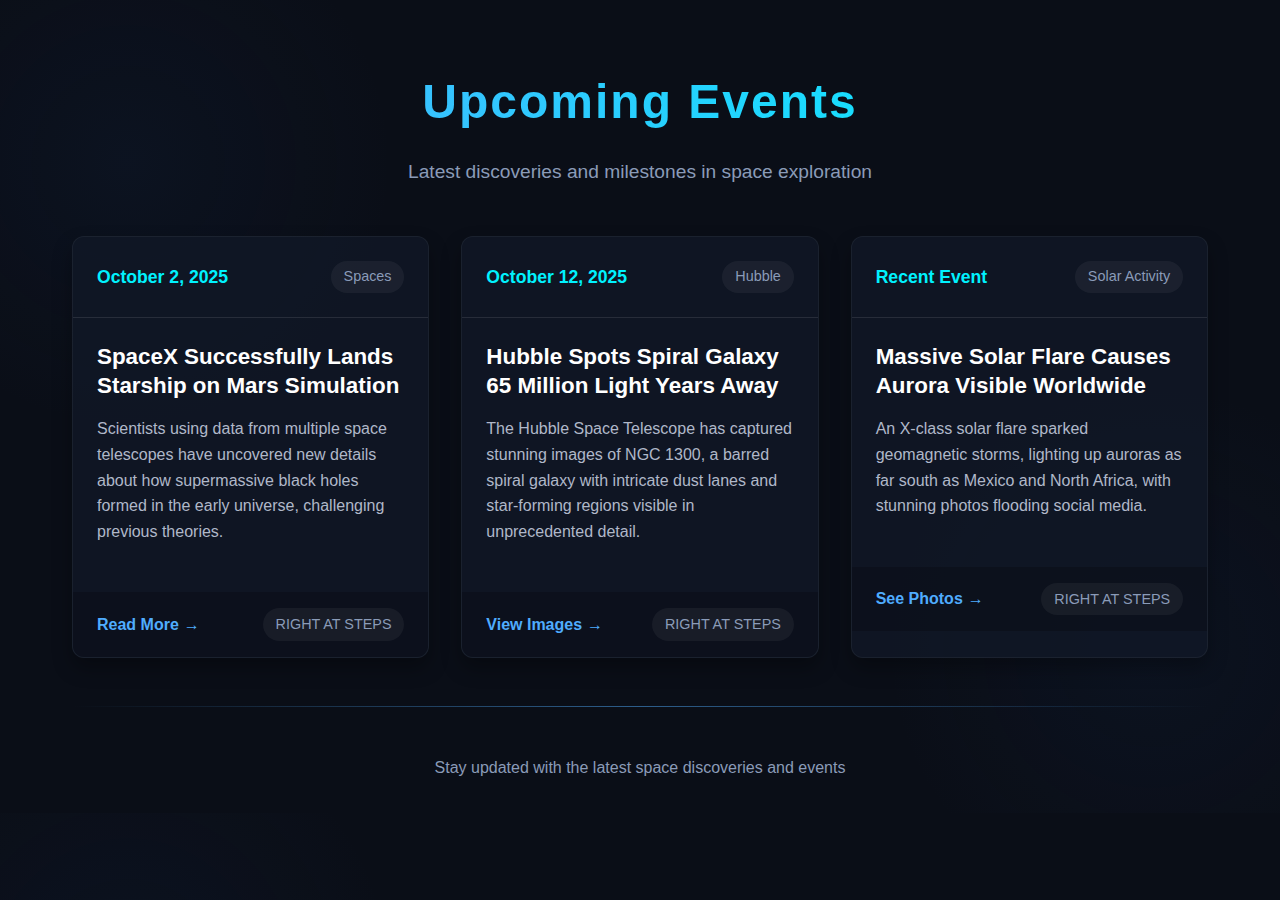
<file: test.html>
<!DOCTYPE html>
<html lang="en">
<head>
    <meta charset="UTF-8">
    <meta name="viewport" content="width=device-width, initial-scale=1.0">
    <title>Space Events & News</title>
    <style>
        * {
            margin: 0;
            padding: 0;
            box-sizing: border-box;
            font-family: 'Segoe UI', Tahoma, Geneva, Verdana, sans-serif;
        }
        
        body {
            background-color: #0a0e17;
            color: #e0e0e0;
            line-height: 1.6;
            background-image: 
                radial-gradient(circle at 10% 20%, rgba(28, 58, 114, 0.1) 0%, transparent 20%),
                radial-gradient(circle at 90% 80%, rgba(28, 58, 114, 0.1) 0%, transparent 20%);
        }
        
        .container {
            max-width: 1200px;
            margin: 0 auto;
            padding: 2rem;
        }
        
        header {
            text-align: center;
            margin-bottom: 3rem;
            padding-top: 2rem;
        }
        
        h1 {
            font-size: 3rem;
            background: linear-gradient(to right, #4facfe, #00f2fe);
            -webkit-background-clip: text;
            background-clip: text;
            color: transparent;
            margin-bottom: 1rem;
            letter-spacing: 2px;
        }
        
        .subtitle {
            color: #8a9bb8;
            font-size: 1.2rem;
            margin-bottom: 2rem;
        }
        
        .events-grid {
            display: grid;
            grid-template-columns: repeat(auto-fill, minmax(350px, 1fr));
            gap: 2rem;
        }
        
        .event-card {
            background: rgba(16, 24, 39, 0.8);
            border-radius: 12px;
            overflow: hidden;
            box-shadow: 0 10px 20px rgba(0, 0, 0, 0.3);
            transition: transform 0.3s ease, box-shadow 0.3s ease;
            border: 1px solid rgba(255, 255, 255, 0.05);
        }
        
        .event-card:hover {
            transform: translateY(-5px);
            box-shadow: 0 15px 30px rgba(0, 0, 0, 0.4);
        }
        
        .card-header {
            padding: 1.5rem;
            border-bottom: 1px solid rgba(255, 255, 255, 0.1);
            display: flex;
            justify-content: space-between;
            align-items: center;
        }
        
        .date {
            color: #00f2fe;
            font-weight: 600;
            font-size: 1.1rem;
        }
        
        .source {
            color: #8a9bb8;
            font-size: 0.9rem;
            background: rgba(255, 255, 255, 0.05);
            padding: 0.3rem 0.8rem;
            border-radius: 20px;
        }
        
        .card-content {
            padding: 1.5rem;
        }
        
        .card-title {
            font-size: 1.4rem;
            margin-bottom: 1rem;
            color: #ffffff;
            line-height: 1.3;
        }
        
        .card-description {
            color: #b0b8c9;
            margin-bottom: 1.5rem;
        }
        
        .card-footer {
            padding: 1rem 1.5rem;
            background: rgba(0, 0, 0, 0.2);
            display: flex;
            justify-content: space-between;
            align-items: center;
        }
        
        .read-more {
            color: #4facfe;
            text-decoration: none;
            font-weight: 600;
            display: flex;
            align-items: center;
            transition: color 0.3s ease;
        }
        
        .read-more:hover {
            color: #00f2fe;
        }
        
        .read-more::after {
            content: "→";
            margin-left: 5px;
            transition: transform 0.3s ease;
        }
        
        .read-more:hover::after {
            transform: translateX(3px);
        }
        
        .divider {
            height: 1px;
            background: linear-gradient(to right, transparent, rgba(79, 172, 254, 0.5), transparent);
            margin: 3rem 0;
        }
        
        @media (max-width: 768px) {
            .events-grid {
                grid-template-columns: 1fr;
            }
            
            h1 {
                font-size: 2.2rem;
            }
        }
    </style>
</head>
<body>
    <div class="container">
        <header>
            <h1>Upcoming Events</h1>
            <p class="subtitle">Latest discoveries and milestones in space exploration</p>
        </header>
        
        <div class="events-grid">
            <div class="event-card">
                <div class="card-header">
                    <span class="date">October 2, 2025</span>
                    <span class="source">Spaces</span>
                </div>
                <div class="card-content">
                    <h2 class="card-title">SpaceX Successfully Lands Starship on Mars Simulation</h2>
                    <p class="card-description">Scientists using data from multiple space telescopes have uncovered new details about how supermassive black holes formed in the early universe, challenging previous theories.</p>
                </div>
                <div class="card-footer">
                    <a href="#" class="read-more">Read More</a>
                    <span class="source">RIGHT AT STEPS</span>
                </div>
            </div>
            
            <div class="event-card">
                <div class="card-header">
                    <span class="date">October 12, 2025</span>
                    <span class="source">Hubble</span>
                </div>
                <div class="card-content">
                    <h2 class="card-title">Hubble Spots Spiral Galaxy 65 Million Light Years Away</h2>
                    <p class="card-description">The Hubble Space Telescope has captured stunning images of NGC 1300, a barred spiral galaxy with intricate dust lanes and star-forming regions visible in unprecedented detail.</p>
                </div>
                <div class="card-footer">
                    <a href="#" class="read-more">View Images</a>
                    <span class="source">RIGHT AT STEPS</span>
                </div>
            </div>
            
            <div class="event-card">
                <div class="card-header">
                    <span class="date">Recent Event</span>
                    <span class="source">Solar Activity</span>
                </div>
                <div class="card-content">
                    <h2 class="card-title">Massive Solar Flare Causes Aurora Visible Worldwide</h2>
                    <p class="card-description">An X-class solar flare sparked geomagnetic storms, lighting up auroras as far south as Mexico and North Africa, with stunning photos flooding social media.</p>
                </div>
                <div class="card-footer">
                    <a href="#" class="read-more">See Photos</a>
                    <span class="source">RIGHT AT STEPS</span>
                </div>
            </div>
        </div>
        
        <div class="divider"></div>
        
        <div style="text-align: center; color: #8a9bb8; margin-top: 2rem;">
            <p>Stay updated with the latest space discoveries and events</p>
        </div>
    </div>

    <script>
        // Add subtle animation to cards on page load
        document.addEventListener('DOMContentLoaded', function() {
            const cards = document.querySelectorAll('.event-card');
            cards.forEach((card, index) => {
                card.style.opacity = '0';
                card.style.transform = 'translateY(20px)';
                
                setTimeout(() => {
                    card.style.transition = 'opacity 0.5s ease, transform 0.5s ease';
                    card.style.opacity = '1';
                    card.style.transform = 'translateY(0)';
                }, index * 200);
            });
        });
    </script>
</body>
</html>
</file>
<file: style.css>
@import url("https://fonts.googleapis.com/css2?family=Inter:ital,opsz,wght@0,14..32,100..900;1,14..32,100..900&family=Orbitron:wght@400..900&family=Poppins:ital,wght@0,100;0,200;0,300;0,400;0,500;0,600;0,700;0,800;0,900;1,100;1,200;1,300;1,400;1,500;1,600;1,700;1,800;1,900&display=swap");

* {
  box-sizing: border-box;
  margin: 0;
  padding: 0;
  font-family: "Inter", sans-serif;
  text-decoration: none;
  list-style: none;
  scroll-behavior: smooth;
}

/* START HEADER */
.header {
  display: flex;
  align-items: center;
  justify-content: space-between;
  padding: 10px 70px;
  background: url(images/header-background.jpg);
  background-position: center;
  background-size: contain;
}

.header-content {
  display: flex;
  align-items: center;
  gap: 20px;
}

.header-content .language {
  color: white;
  display: flex;
  align-items: center;
  gap: 5px;
  cursor: pointer;
}

.header-content .form {
  display: flex;
  align-items: center;
  position: relative;
}

.header-content .form img {
  width: 14px;
  position: absolute;
  right: 7px;
  cursor: pointer;
}

.header-content input {
  outline: none;
  border: none;
  padding: 6px 20px;
  border-radius: 5px;
}

.header-content input::placeholder {
  color: #b1b1b1;
  font-size: 13px;
  font-weight: 300;
}

.header-content .language select {
  border: none;
  outline: none;
  background-color: transparent;
  color: white;
  font-size: 15px;
  appearance: none;
  padding-right: 40px;
  padding-left: 14px;
  background: url(/images/down-arrow.png) no-repeat right 10px center;
  background-size: 16px;
  font-weight: 200;
}

.header-content .language select option {
  font-weight: 300;
  color: black;
}

.header button {
  background-color: transparent;
  border: none;
  outline: none;
  color: gold;
  font-size: 22px;
  cursor: pointer;
}

/* END HEADER */
/* ---------------------------------------------------------- */
/* START NAV */
.nav {
  display: flex;
  align-items: center;
  justify-content: space-between;
}

.nav .social-links {
  padding-left: 70px;
}

.nav .links ul {
  display: flex;
  list-style: none;
  align-items: center;
  gap: 25px;
  padding-right: 70px;
}

.nav .links ul a {
  text-decoration: none;
  color: black;
  font-size: 18px;
  font-weight: 200;
  position: relative;
}

.nav .links ul a::after {
  content: "";
  position: absolute;
  height: 1px;
  width: 0;
  background-color: black;
  left: 0;
  bottom: 0;
  transition: width 0.25s, transform 0.15s;
}

.nav .links ul a:hover::after {
  width: 50%;
}

/* END NAV */
/* ---------------------------------------------------------- */
/* START HOME */
.section1 {
  background: url("images/home-background1.png") center/cover;
  background-repeat: no-repeat;
  height: 80vh;
  display: flex;
  align-items: center;
  justify-content: center;
  flex-direction: column;
}

.section1 .text {
  color: white;
  text-align: center;
  display: flex;
  flex-direction: column;
  gap: 20px;
  max-width: 700px;
}

.section1 .text h1 {
  font-size: 56px;
}

.section1 .text p {
  font-size: 30px;
  font-weight: 200;
}

.section1 a {
  margin-top: 30px;
  display: flex;
  align-items: center;
  gap: 9px;
  padding: 14px 20px;
  border-radius: 5px;
  border: none;
  box-shadow: inset 0 10px 8px rgba(0, 0, 0, 0.2);
  background-color: white;
  color: black;
}

.section1 a img {
  width: 18px;
}

.section2 {
  height: 120vh;
  display: flex;
  flex-direction: column;
  justify-content: center;
  align-items: center;
  gap: 40px;
  padding: 50px;
  /* background: url("images/home-background2.png") center/cover; */
  margin-top: -16px;
}

.section2 .home-cards {
  display: flex;
  max-width: 1300px;
  gap: 50px;
  align-items: stretch;
  flex-wrap: wrap;
}

.section2 .home-cards .card {
  display: flex;
  flex-direction: column;
  gap: 20px;
  background-color: yellow;
  padding: 50px;
  max-width: 500px;
  flex: 1;
  border-radius: 5px;
  box-shadow: 10px 10px 40px #e9d6d6;
}

.section2 .home-cards .card1 {
  background: url(images/card1-background.jpg);
  background-position: center;
  background-size: cover;
  background-repeat: no-repeat;
}

.section2 .home-cards .card2 {
  background: url(images/card2-background.jpg);
  background-position: center;
  background-size: cover;
  background-repeat: no-repeat;
}

.section2 .home-cards .card3 {
  background: url(images/card3-background.jpg);
  background-position: center;
  background-size: cover;
  background-repeat: no-repeat;
}

.section2 .home-cards .card h1 {
  font-weight: 800;
  color: white;
  font-size: 24px;
  width: 300px;
}

.section2 .home-cards .card p {
  line-height: 2;
  color: white;
  font-weight: 300;
}

.section2 .home-cards a {
  align-self: flex-end;
  color: black;
  background-color: white;
  padding: 10px 15px;
  border-radius: 5px;
  box-shadow: inset 0 10px 8px rgba(0, 0, 0, 0.2);
  margin-top: auto;
}

.section2 .time-in-space {
  display: flex;
  justify-content: space-between;
  width: fit-content;
}

.section2 .time-in-space .text p {
  width: 800px;
  font-size: 18px;
  line-height: 2;
  font-weight: 400;
  color: black;
}

.section2 .time-in-space .timer-card {
  display: flex;
  flex-direction: column;
  align-items: center;
  justify-content: center;
  width: 480px;
  background-color: white;
  height: 80px;
  margin-top: 13px;
  border-radius: 5px;
  gap: 10px;
  padding: 45px 20px;
  box-shadow: 10px 10px 40px #e9d6d6;
}

.section2 .time-in-space .timer-card .total-time {
  width: 300px;
}

.section2 .total-time .timer-icon {
  display: flex;
  align-items: center;
  gap: 10px;
  margin-left: -15px;
}

.section2 .total-time .timer-icon .icon {
  background-color: #a9c2cb;
  width: 10px;
  height: 10px;
  padding: 19px;
  display: flex;
  align-items: center;
  justify-content: center;
  border-radius: 12px;
}

.section2 .total-time .timer-icon span {
  font-size: 14px;
  font-weight: 600;
  color: black;
}

.section2 .timer-card .exact-time span {
  font-size: 20px;
  font-weight: 800;
  word-spacing: 15px;
  letter-spacing: 10px;
  width: 300px;
  margin-left: 50px;
}

.section3 {
  height: 100vh;
  display: flex;
  justify-content: center;
  align-items: center;
  /* width: 100%; */
}

.section3 .section3-container {
  width: 1000px;
  height: 400px;
  display: flex;
  border-radius: 5px;
  box-shadow: 10px 10px 40px #e9d6d6;
}

.section3-left-side {
  background-color: yellow;
  width: 50%;
  height: 100%;
  border-top-left-radius: 5px;
  border-bottom-left-radius: 5px;
  background: url(images/home-background3.png);
  background-position: center;
  background-size: cover;
}

.section3-right-side {
  height: 100%;
  width: 50%;
  display: flex;
  flex-direction: column;
  justify-content: center;
  background-color: black;
  color: white;
  padding-left: 60px;
  gap: 15px;
  border-top-right-radius: 5px;
  border-bottom-right-radius: 5px;
}

.section3-right-side h1 {
  font-size: 33px;
  font-weight: 700;
  margin-top: 50px;
}

.section3-right-side p {
  font-size: 16px;
  font-weight: lighter;
  margin-bottom: 50px;
  width: 400px;
}

.section3-right-side a {
  align-self: flex-end;
  color: black;
  background-color: white;
  padding: 17px;
  border-radius: 5px;
  box-shadow: inset 0 10px 8px rgba(0, 0, 0, 0.2);
  margin-right: 30px;
}

.section4 {
  height: 110vh;
  display: flex;
  align-items: center;
  justify-content: center;
  /* background: url("images/home-background4.png") center/cover; */
  background-color: black;
}

.section4-container {
  background-color: white;
  width: 1300px;
  height: 590px;
  display: flex;
  align-items: center;
  border-radius: 5px;
}

.section4-left-side {
  flex: 1;
  display: flex;
  flex-direction: column;
  gap: 30px;
  margin-left: 20px;
}

.section4-left-side h1 {
  font-size: 49px;
  font-weight: 600;
  margin-bottom: -20px;
}

.section4-left-side h3 {
  font-size: 31px;
  font-weight: 500;
  position: relative;
}

.section4-left-side h3::after {
  content: "";
  position: absolute;
  height: 2px;
  width: 500px;
  bottom: 0;
  left: 0;
  background-color: black;
}

.section4-left-side p {
  font-size: 18px;
  font-weight: 300;
  width: 500px;
}

.section4-left-side p a {
  color: black;
  text-decoration: underline;
}

.section4-left-side .button {
  margin-bottom: 30px;
  margin-top: 25px;
}

.section4-left-side .button a {
  border: 1px solid black;
  color: black;
  padding: 6px 12px;
}

.section4-right-side {
  width: 700px;
  flex: 1;
  display: flex;
  flex-direction: column;
  gap: 20px;
  margin-right: 20px;
}

.section4-right-side .img {
  background: url(images/home-background4-card.jpg) center/cover;
  height: 500px;
  border-radius: 5px;
}

.section4-right-side .button2 {
  display: flex;
  align-items: center;
  justify-content: center;
  gap: 8px;
}

.section4-right-side .button2 img {
  width: 20px;
}

.section4-right-side .button2 a {
  color: black;
}
/* END HOME */
/* ---------------------------------------------------------- */
/* START FOOTER */
.footer {
  padding: 20px 70px;
  background: url(images/header-background.jpg);
  background-position: center;
  background-size: contain;
}

.footer-content {
  background-color: black;
  display: flex;
  flex-direction: column;
  gap: 30px;
  padding: 20px 50px;
}

.footer-top {
  display: flex;
  align-items: center;
  justify-content: space-around;
  color: white;
  border-bottom: 0.2px solid #819196;
  padding-bottom: 30px;
}

.footer-top a {
  color: white;
}

.footer1,
.footer2,
.footer3 {
  display: flex;
  flex-direction: column;
  gap: 17px;
  font-size: 14px;
  font-weight: 200;
}

.footer1 a:first-child {
  font-weight: 500;
}

.footer4 form {
  display: flex;
  flex-direction: column;
  gap: 15px;
}

.footer4 form label {
  font-size: 14px;
  font-weight: 200;
}

.footer4 form input {
  border: none;
  outline: none;
  padding: 10px 20px;
  border-radius: 5px;
}

.footer4 form input::placeholder {
  color: black;
  font-weight: 500;
}

.footer-bottom {
  display: flex;
  align-items: center;
  justify-content: space-between;
}

.footer-bottom .footer-bottom-links ul {
  display: flex;
  gap: 60px;
}

.footer-bottom .footer-bottom-links ul a {
  color: white;
  font-weight: 300;
}

.footer-bottom .social-links {
  display: flex;
  gap: 12px;
}
/* END FOOTER */
/* ---------------------------------------------------------- */
/* START ABOUT */
.about-section1 {
  height: 90vh;
  display: flex;
  align-items: center;
  /* justify-content: center; */
  background: url(images/about-background1.jpg) center/cover;
  color: white;
}

.about-section1-container {
  width: 700px;
  margin-left: 20px;
  display: flex;
  flex-direction: column;
  gap: 15px;
}

.about-section1-container h1 {
  font-size: 60px;
  font-weight: 500;
}

.about-section1-container p {
  font-size: 30px;
  font-weight: 200;
  width: 800px;
}

.about-section1-container p:last-child {
  margin-top: -15px;
}

.about-section1-container .line {
  width: 200px;
  height: 1px;
  background-color: white;
}

.about-section2 {
  height: 100vh;
  display: flex;
  align-items: center;
  justify-content: center;
  position: relative;
  background: url(images/about-background2.png) center/cover;
}

.about-section2 .our-community {
  position: absolute;
  top: 10px;
  left: 10px;
  display: flex;
  align-items: center;
  gap: 10px;
}

.about-section2 .our-community img {
  width: 40px;
}

.about-section2 .our-community span {
  color: white;
  font-size: 22px;
  font-weight: 800;
}

.about-section2-container {
  width: 800px;
  height: 300px;
  color: white;
  /* background-color: yellow; */
  display: flex;
  align-items: center;
  gap: 40px;
}

.about-section2-container .separator {
  height: 100%;
  width: 1px;
  background-color: white;
  margin-right: 10px;
}

.about-section2-container .container-pic {
  background: url(images/our-community-background.png);
  height: 100%;
  flex: 1;
}

.about-section2-container p {
  flex: 1;
  font-size: 29px;
  font-weight: 300;
}

.about-section3 {
  color: white;
  background-color: black;
  padding: 100px;
  display: flex;
  justify-content: center;
  align-items: center;
}

.about-section3-container {
  display: flex;
  width: 2000px;
  height: 300px;
  background: url(images/about-background2.png) center/cover;
  padding: 30px 80px;
  text-align: center;
  align-items: center;
  justify-content: center;
}

.about-section3-left-side,
.about-section3-right-side {
  width: 400px;
  display: flex;
  flex-direction: column;
  gap: 20px;
  line-height: 2;
}

.about-section4 {
  display: flex;
  align-items: center;
  justify-content: center;
  padding-top: 20px;
  padding-bottom: 20px;
}

.about-section4-container {
  display: flex;
  align-items: center;
  gap: 100px;
}

.about-picture1,
.about-picture2,
.about-picture3,
.about-picture4 {
  text-align: center;
  display: flex;
  flex-direction: column;
  gap: 3px;
  width: 200px;
  height: 300px;
}

.about-picture1 .picture {
  background: url(images/about-picture1.png) center/contain no-repeat;
  width: 200px;
  height: 300px;
}
.about-picture2 .picture {
  background: url(images/about-picture2.png) center/contain no-repeat;
  width: 200px;
  height: 300px;
}
.about-picture3 .picture {
  background: url(images/about-picture3.png) center/contain no-repeat;
  width: 200px;
  height: 300px;
}
.about-picture4 .picture {
  background: url(images/about-picture4.png) center/contain no-repeat;
  width: 200px;
  height: 300px;
}

.about-section5 {
  background: url(images/about-background5.png) center/cover;
  display: flex;
  flex-direction: column;
  align-items: center;
  color: white;
  padding-bottom: 150px;
  padding-top: 150px;
}

.about-section5 h1 {
  font-size: 72px;
  font-weight: 500;
  margin-bottom: 30px;
}

.about-section5-cards {
  display: flex;
  align-items: center;
  width: 1000px;
  justify-content: space-around;
}

.about-section5-cards img {
  width: 30px;
}

.about-section5-cards span {
  font-size: 18px;
}

.about-section5-cards p {
  font-size: 12px;
  font-weight: 300;
  text-align: center;
}

.about-section5-card1 {
  display: flex;
  flex-direction: column;
  align-items: center;
  width: 150px;
  gap: 8px;
}

.about-section6 {
  background: url(images/about-background6.jpg) center/cover;
  color: white;
  padding: 100px;
  display: flex;
  align-items: center;
  justify-content: space-around;
  gap: 60px;
}

.about-section6-left {
  width: 470px;
  display: flex;
  flex-direction: column;
  gap: 20px;
}

.about-section6-left h1 {
  font-size: 40px;
  font-weight: 400;
}

.about-section6-left p {
  font-size: 16px;
  width: 440px;
  font-weight: 300;
}

.about-section6-middle,
.about-section6-right {
  display: flex;
  flex-direction: column;
  gap: 40px;
}

.middle-top,
.middle-bottom,
.right-top,
.right-bottom {
  display: flex;
  flex-direction: column;
  align-items: center;
  gap: 5px;
}

.middle-top span:first-child,
.middle-bottom span:first-child,
.right-top span:first-child,
.right-bottom span:first-child {
  font-size: 14px;
}

.middle-top span:last-child,
.middle-bottom span:last-child,
.right-top span:last-child,
.right-bottom span:last-child {
  font-size: 36px;
}
/* END ABOUT */
/* ---------------------------------------------------------- */
/* START PLANETS */
.planet-section1 {
  position: relative;
}

.planet-section1 .section4 {
  background: url(images/planet-background.png) center/cover;
}

.planet-section1 .our-solar-system {
  position: absolute;
  top: 10px;
  left: 100px;
  display: flex;
  align-items: center;
  gap: 10px;
}

.planet-section1 .our-solar-system img {
  width: 40px;
}

.planet-section1 .our-solar-system span {
  color: white;
  font-size: 22px;
  font-weight: 800;
}

.planet-section1 h1 {
  font-size: 90px;
}

.planet-section1 .section4-right-side .sun {
  background: url(images/sun.jpg) center/cover;
  height: 500px;
  border-radius: 5px;
}

.planet-section1 .section4-right-side .mercury {
  background: url(images/mercury.jpg) center/cover;
  height: 500px;
  border-radius: 5px;
  margin-left: 20px;
}

.planet-section1 .section4-right-side .venus {
  background: url(images/venus.jpg) center/cover;
  height: 500px;
  border-radius: 5px;
}

.planet-section1 .section4-right-side .moon {
  background: url(images/moon.jpg) center/cover;
  height: 500px;
  margin-left: 20px;
  border-radius: 5px;
}

.planet-section1 .section4-right-side .earth {
  background: url(images/planetEarth.jpg) center/cover;
  height: 500px;
  border-radius: 5px;
}

.planet-section1 .section4-right-side .mars {
  background: url(images/mars.jpg) center/cover;
  height: 500px;
  margin-left: 20px;
  border-radius: 5px;
}

.planet-section1 .section4-right-side .jupiter {
  background: url(images/jupiter.jpg) center/cover;
  height: 500px;
  border-radius: 5px;
}

.planet-section1 .section4-right-side .saturn {
  background: url(images/saturn.jpg) center/cover;
  height: 500px;
  margin-left: 20px;
  border-radius: 5px;
}

.planet-section1 .section4-right-side .uranus {
  background: url(images/uranus.jpg) center/cover;
  height: 500px;
  border-radius: 5px;
}

.planet-section1 .section4-right-side .neptune {
  background: url(images/neptune.jpg) center/cover;
  height: 500px;
  margin-left: 20px;
  border-radius: 5px;
}

.planet-section1 .section4-right-side .pluto {
  background: url(images/pluto.jpg) center/cover;
  height: 500px;
  border-radius: 5px;
}

.planet-section1 .section4-right-side .eris {
  background: url(images/eris.jpg) center/cover;
  height: 500px;
  margin-left: 20px;
  border-radius: 5px;
}

.planet-section1 .section4-right-side .haumea {
  background: url(images/haumea.jpg) center/cover;
  height: 500px;
  border-radius: 5px;
}
/* END PLANETS */
/* ---------------------------------------------------------- */
/* START MISSIONS */
.missions-hero {
  background: url(images/missions-hero-background.jpg) center/cover;
  height: 70vh;
  color: white;
  display: flex;
  align-items: center;
  justify-content: center;
  position: relative;
  text-align: center;
}

/* !!!!!!!!!!!!!!!!!!!!!!!!!!!!! */

.missions-hero::after {
  content: "";
  position: absolute;
  inset: 0;
  background: rgba(0, 0, 0, 0.55);
}

.missions-hero-content {
  position: relative;
  z-index: 2;
  max-width: 800px;
  padding: 0 20px;
}

.missions-hero-content h1 {
  font-size: 56px;
  font-weight: 700;
  text-transform: uppercase;
  letter-spacing: 3px;
}

.missions-hero-content p {
  margin-top: 20px;
  font-size: 18px;
  font-weight: 300;
  line-height: 1.8;
}

/* ---------Missions Sections---------- */
.missions-section1 {
  background-color: #f8f8f8;
  color: #111;
  width: 100vw;
  display: flex;
  align-items: center;
  justify-content: center;
  padding: 50px;
}

.missions-section1 h1 {
  font-size: 40px;
  text-transform: uppercase;
  margin-bottom: 15px;
  letter-spacing: 2px;
}

.missions-section1 p {
  font-size: 18px;
  line-height: 1.8;
  font-weight: 300;
  max-width: 900px;
  margin: 0 auto;
  color: #333;
}

.missions-section1 img {
  width: 300px;
  height: 300px;
  border-radius: 5px;
}

#missions-container {
  display: flex;
  gap: 20px;
  flex-wrap: wrap;
}

.mission-card {
  padding: 40px;
  width: 350px;
  height: auto;
  display: flex;
  flex-direction: column;
  align-items: center;
  gap: 10px;
  border-radius: 5px;
  box-shadow: 10px 10px 50px #f0d9d9;
  transition: 0.3s;
  text-align: center;
}

.mission-card:hover {
  transform: translateY(-10px);
}

.mission-card i {
  font-size: 25px;
  color: transparent;
  -webkit-text-stroke: 1px black;
  cursor: pointer;
  transition: all 0.3s;
}

.mission-card i:hover {
  transform: rotate(360deg);
}

.mission-card i.favorite {
  color: gold;
}

.search-section {
  text-align: center;
  padding: 40px 30px;
  background-color: #0b0d17;
  display: flex;
  flex-direction: column;
  align-items: center;
  justify-content: center;
  gap: 15px;
}

#search-input {
  width: 80%;
  max-width: 400px;
  padding: 12px 18px;
  font-size: 16px;
  border-radius: 5px;
  border: 1px solid rgba(255, 255, 255, 0.3);
  background-color: #111;
  color: #fff;
  transition: border 0.3s ease, box-shadow 0.3s ease;
}

#search-input:focus,
.search-section select:focus {
  border-color: #00aaff;
  box-shadow: 0 0 2px white;
  outline: none;
}

.search-section select {
  width: 97px;
  padding: 10px 10px;
  background-color: #111;
  border-radius: 5px;
  appearance: none;
  color: #757575;
  border: 1px solid rgba(255, 255, 255, 0.3);
  font-size: 14px;
  cursor: pointer;
  transition: all 0.3s ease;
  position: relative;
  background: #111 url("images/down-arrow.png") no-repeat right 6px center;
}

.popup {
  display: none;
  position: fixed;
  top: 0;
  left: 0;
  width: 100%;
  height: 100%;
  background-color: rgba(0, 0, 0, 0.6);
  z-index: 1000;
  justify-content: center;
  align-items: center;
}

.popup-content {
  background-color: #f8f8f8;
  color: #111;
  padding: 30px;
  border-radius: 10px;
  width: 90%;
  max-width: 1000px;
  overflow-y: auto;
  position: relative;
  box-shadow: 0 8px 30px rgba(0, 0, 0, 0.3);
}

.popup-content h2 {
  text-align: center;
  margin-bottom: 20px;
  font-size: 24px;
  letter-spacing: 1px;
}

.close-btn {
  position: absolute;
  top: 15px;
  right: 20px;
  font-size: 30px;
  cursor: pointer;
  color: #111;
  transition: color 0.3s ease;
}

.close-btn:hover {
  color: gold;
}

.favorites-container {
  display: flex;
  flex-wrap: wrap;
  gap: 20px;
  justify-content: center;
  max-height: 70vh;
  overflow-y: auto;
  padding: 20px;
}

.favorites-container .mission-card {
  padding: 40px;
  width: 350px;
  height: auto;
  display: flex;
  flex-direction: column;
  align-items: center;
  gap: 10px;
  border-radius: 5px;
  box-shadow: 10px 10px 50px #f0d9d9;
  transition: 0.3s;
  text-align: center;
  background-color: #fff;
}

.favorites-container .mission-card:hover {
  transform: translateY(-10px);
}

.favorites-container .mission-card img {
  width: 100%;
  height: 200px;
  object-fit: cover;
  border-radius: 5px;
}

.favorites-container.mission-card i {
  font-size: 25px;
  color: transparent;
  cursor: pointer;
  transition: all 0.3s;
}

.favorites-container .mission-card i.favorite {
  color: gold;
}

.favorites-container .mission-card h3 {
  font-size: 18px;
  font-weight: bold;
}

.favorites-container .mission-card p {
  font-size: 15px;
  color: #333;
}

#mission-form input,
#mission-form button {
  padding: 10px;
  margin: 5px 0;
  border-radius: 5px;
  border: 1px solid rgba(255, 255, 255, 0.3);
  background-color: #111;
  color: #fff;
  font-size: 14px;
}

#mission-form button:hover {
  background-color: gold;
  color: black;
  cursor: pointer;
}

.mission-actions {
  display: flex;
  gap: 10px;
  margin-top: 10px;
}

.mission-actions button {
  padding: 5px 10px;
  border-radius: 5px;
  border: 1px solid rgba(255, 255, 255, 0.3);
  background-color: #111;
  color: #fff;
  cursor: pointer;
  transition: 0.3s;
  font-size: 14px;
}

#add-mission-btn {
  padding: 10px 12px;
  border-radius: 5px;
  border: 1px solid rgba(255, 255, 255, 0.3);
  background-color: #111;
  color: #757575;
  font-size: 14px;
  cursor: pointer;
  transition: all 0.3 ease;
}

#add-mission-btn:hover {
  color: white;
  background-color: #333;
}

/* .search-section select:focus {
  border-color: #00aaff;
  box-shadow: 0 0 2px white;
  outline: none;
} */

/* .missions-section1 .missions-line {
} */
/* .missions-hero .missions-hero-content {
  margin-top: 200px;
  color: white;
  display: flex;
  flex-direction: column;
  gap: 10px;
}

.missions-hero .missions-hero-content h1 {
  font-size: 60px;
}

.missions-hero .missions-hero-content p {
  font-size: 17px;
  width: 600px;
} */

/* .missions-section1 {
  position: relative;
  background: url(images/missions-background1.jpg) center/cover;
  color: white;
  height: 100vh; 
  display: flex;
  flex-direction: column;
  justify-content: center;
  gap: 20px;
  padding-left: 100px;
} 

.missions-section1 .our-missions {
  position: absolute;
  top: 10px;
  left: 10px;
  display: flex;
  align-items: center;
  gap: 10px;
}

.missions-section1 .our-missions img {
  width: 40px;
}

.missions-section1 .our-missions span {
  color: white;
  font-size: 22px;
  font-weight: 800;
}

.missions-section1 h1 {
  font-size: 49px;
  color: #f7df1e;
}

.missions-section1 .missions-line {
  width: 60px;
  height: 1px;
  background-color: white;
}

.missions-section1 p {
  font-size: 20px;
  width: 1000px;
  font-weight: 400;
  color: white;
  background-color: #182752;
  padding: 20px;
}

.missions-section2 {
  height: 100vh;
  background: url(images/missions-background2.jpg) center/cover;
}

.missions-section2 p {
  width: 600px;
}

.missions-section3 {
  height: 100vh;
  background: url(images/missions-background3.jpg) center/cover;
}

.missions-section3 p {
  width: 600px;
}

.missions-section4 {
  height: 100vh;
  background: url(images/home-background4-card.jpg) center/cover;
}

.missions-section4 p {
  width: 600px;
}

.missions-section5 {
  height: 100vh;
  background: url(images/missions-background5.jpg) center/cover;
}

.missions-section5 p {
  width: 600px;
}

.missions-section6 {
  height: 100vh;
  background: url(images/missions-background6.jpg) center/cover;
}

.missions-section6 p {
  width: 600px;
}

.missions-section7 {
  height: 100vh;
  background: url(images/missions-background7.jpg) center/cover;
}

.missions-section7 p {
  width: 600px;
}

.missions-section8 {
  height: 100vh;
  background: url(images/missions-background9.jpg) center/cover;
}

.missions-section8 p {
  width: 630px;
}

.missions-section9 {
  height: 100vh;
  background: url(images/missions-background10.jpg) center/cover;
}

.missions-section9 p {
  width: 700px;
}

.missions-section10 {
  height: 100vh;
  background: url(images/missions-background11.jpg) center/cover;
}

.missions-section10 p {
  width: 600px;
} 
  */
/* END MISSIONS */
/* ---------------------------------------------------------- */
/* START CONTACT */
.contact-top-part {
  height: 80vh;
  display: flex;
  align-items: center;
  justify-content: center;
}

.contact-top-container {
  width: 1000px;
  display: flex;
  height: 500px;
  padding: 8px;
  border-radius: 5px;
  box-shadow: 0px -4px 4px rgba(0, 0, 0, 0.25), 0px 4px 4px rgba(0, 0, 0, 0.25),
    0 0 60px rgba(0, 0, 0, 0.3);
}

.contact-top-left-part {
  width: 500px;
  background: url(images/contact-background.jpg) center/cover;
  background-size: 900px;
  color: white;
  display: flex;
  flex-direction: column;
  justify-content: space-between;
  padding: 15px;
  border-radius: 5px;
}

.top-part-top,
.top-part-middle {
  display: flex;
  flex-direction: column;
  gap: 30px;
}

.top-part-middle {
  margin-bottom: 60px;
}

.top-part-top h1 {
  font-weight: 600;
}

.top-part-top p {
  font-weight: 200;
}

.top-part-middle .phone,
.top-part-middle .folder {
  display: flex;
  align-items: center;
  gap: 20px;
}

.top-part-middle .phone span,
.top-part-middle .folder span {
  font-weight: 200;
}

.top-part-bottom {
  display: flex;
  gap: 20px;
}

.contact-top-right-part {
  width: 500px;
  margin-left: 50px;
  display: flex;
  flex-direction: column;
  justify-content: space-around;
}

.contact-top-right-part .top-inputs,
.contact-top-right-part .middle-inputs {
  display: grid;
  grid-template-columns: repeat(2, 1fr);
  gap: 20px;
}

.contact-top-right-part label {
  font-size: 14px;
  margin-bottom: 6px;
  display: block;
}

.contact-top-right-part input {
  width: 100%;
  max-width: 200px;
  height: 35px;
  padding: 4px 0;
  border: none;
  outline: none;
  border-bottom: 1px solid #8d8d8d;
  font-size: 14px;
  box-sizing: border-box;
}

.subject {
  display: flex;
  flex-direction: column;
  gap: 10px;
  margin-top: 20px;
}

.subject > label {
  font-size: 14px;
  font-weight: 500;
  color: #111;
}

.subject .options {
  display: flex;
  flex-wrap: wrap;
  gap: 15px;
  margin-bottom: 4px;
}

.radio-option {
  display: flex;
  align-items: center;
  gap: 8px;
  cursor: pointer;
  background: #f7f7f7;
  padding: 8px 14px;
  transition: all 0.3s ease;
  border: 1px solid transparent;
  border-radius: 5px;
}

.radio-option:hover {
  background: #eaeaea;
  border-color: #ccc;
}

.radio-option input[type="radio"] {
  appearance: none;
  width: 14px;
  height: 14px;
  border: 2px solid #444;
  border-radius: 50%;
  cursor: pointer;
  transition: all 0.2s ease;
  position: relative;
}

.radio-option input[type="radio"]:checked {
  background-color: black;
  border-color: black;
  box-shadow: 0 0 4px rgba(0, 0, 0, 0.3);
}

.radio-option span {
  font-size: 13px;
  color: #222;
  user-select: none;
  transition: color 0.3s ease;
}

.radio-option input[type="radio"]:checked + span {
  color: black;
  font-weight: 500;
}

.contact-top-right-part .message {
  display: flex;
  flex-direction: column;
  gap: 10px;
}

.contact-top-right-part .message textarea {
  border: none;
  border-bottom: 1px solid #819196;
  height: 80px;
  resize: vertical;
  padding: 6px 4px;
  font-size: 14px;
}

.contact-top-right-part .message textarea:focus {
  outline: none;
}

.contact-top-right-part .message textarea::placeholder {
  font-size: 12px;
  color: black;
}

.error {
  border-bottom: 2px solid red !important;
}

.error-message {
  color: red;
  font-size: 11px;
  margin-top: 4px;
  font-weight: 400;
  min-height: 14px;
  display: block;
}

#subject-error {
  display: block;
  color: red;
  font-size: 11px;
  min-height: 14px;
  margin-top: 4px;
}

#send-btn {
  background-color: black;
  color: white;
  padding: 10px 40px;
  border-radius: 5px;
  border: none;
  font-size: 13px;
  font-weight: 500;
  letter-spacing: 0.5px;
  cursor: pointer;
  transition: all 0.3s ease;
  align-self: flex-start;
  margin-top: 10px;
}

#send-btn:hover {
  background-color: white;
  color: black;
  box-shadow: 0 0 10px rgba(0, 0, 0, 0.3);
}
/* END CONTACT */
/* ---------------------------------------------------------- */
</file>
